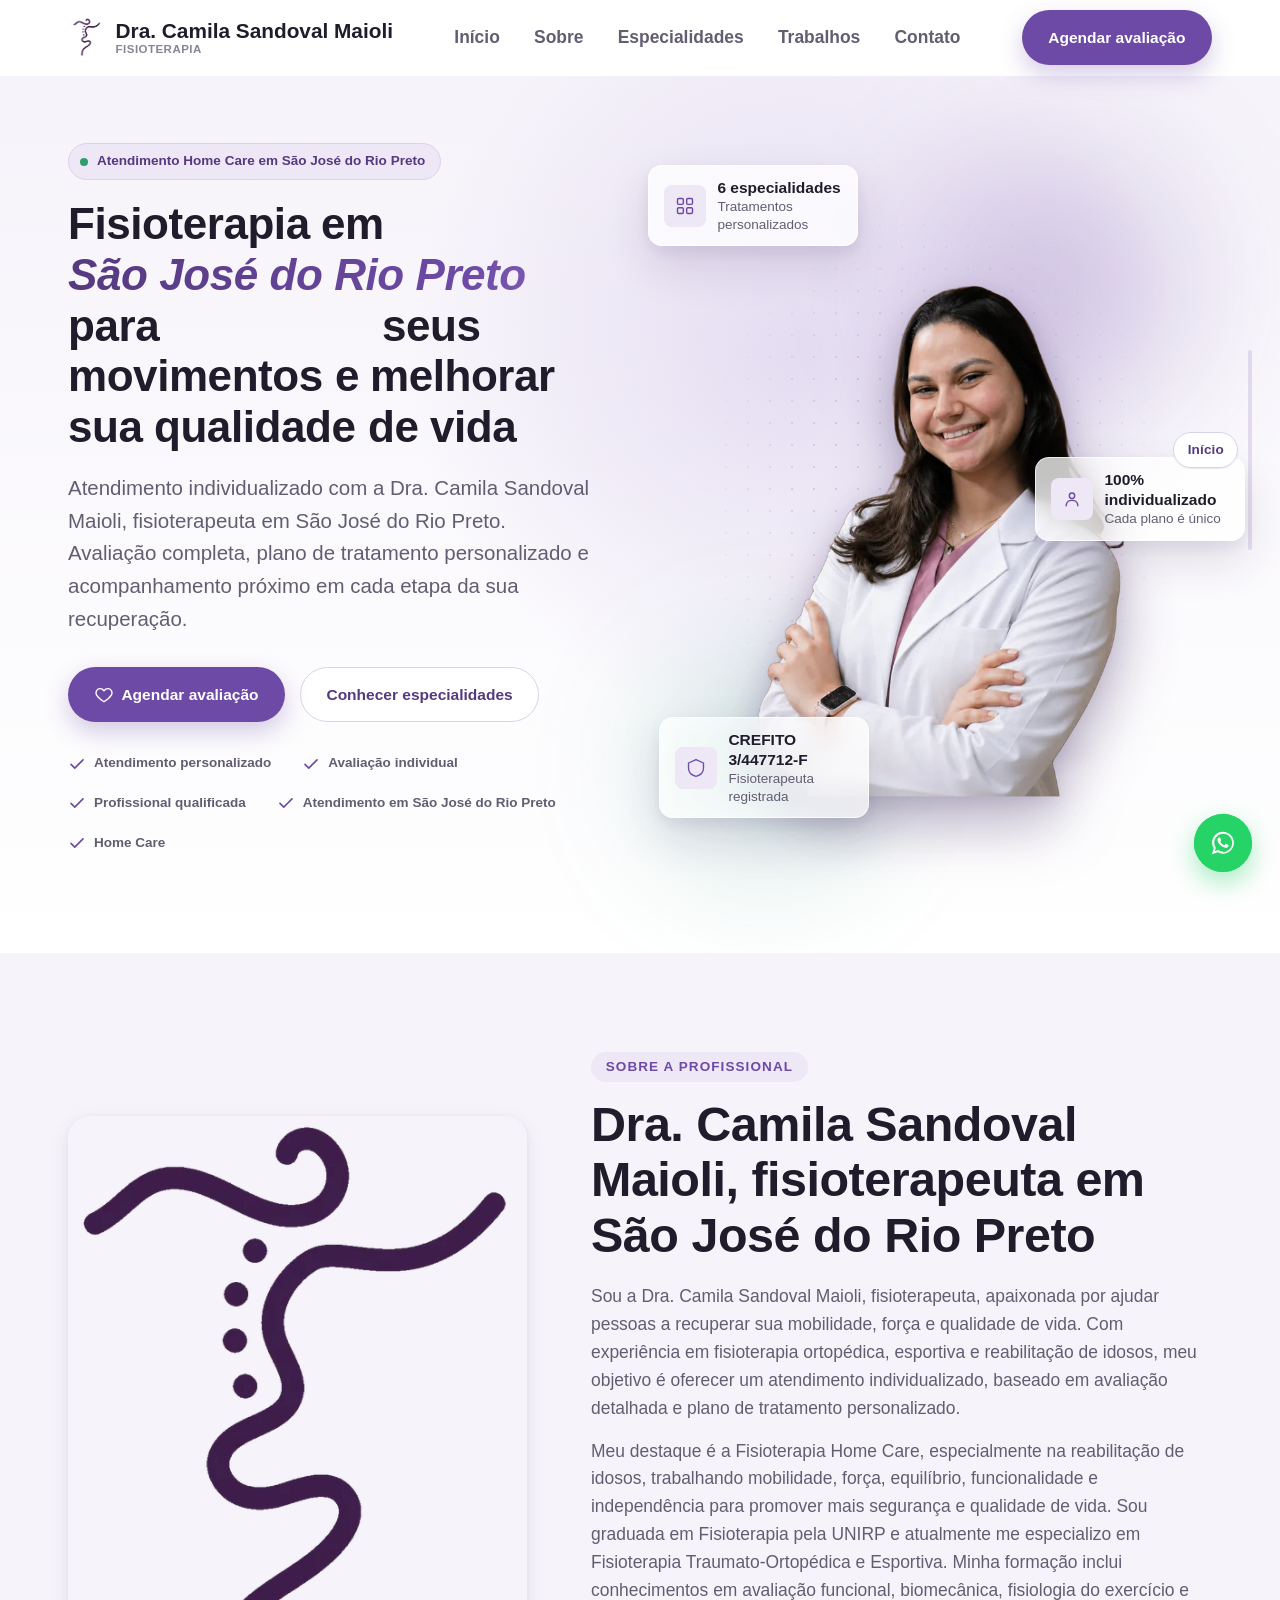
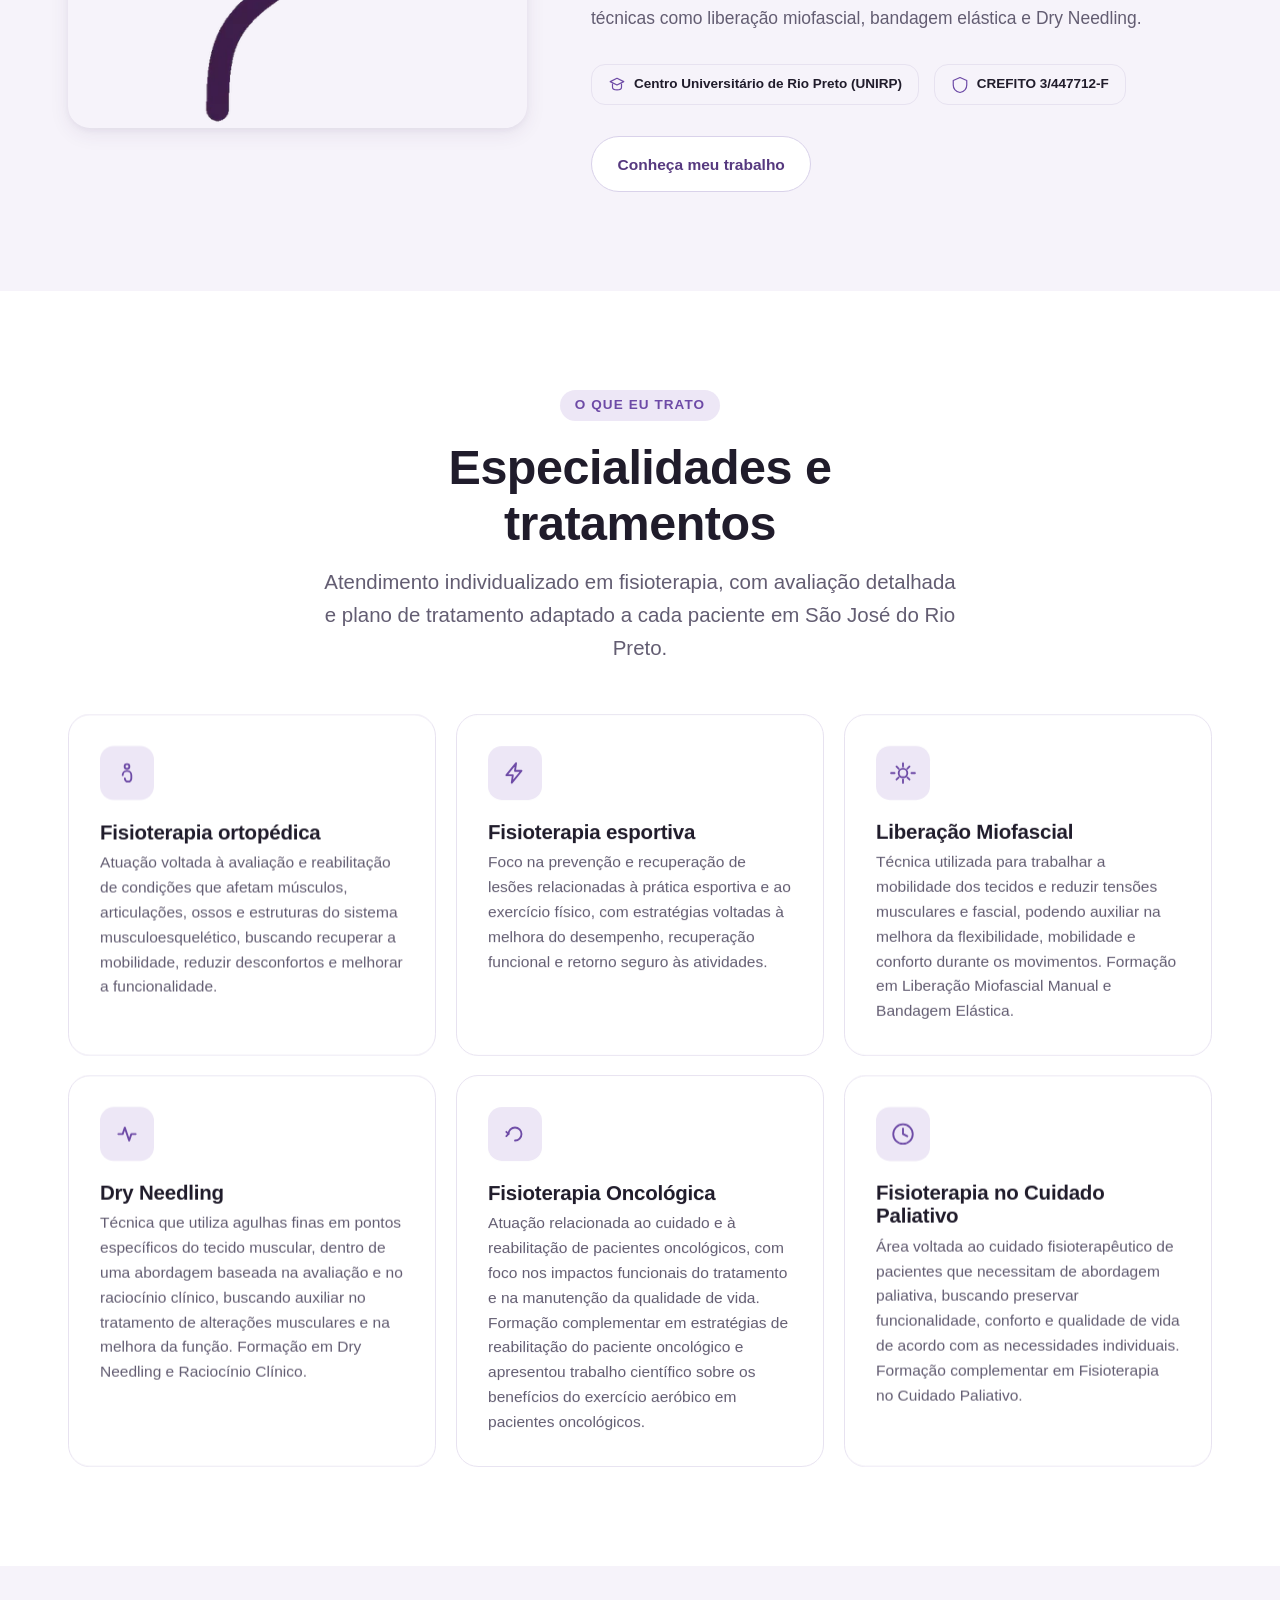
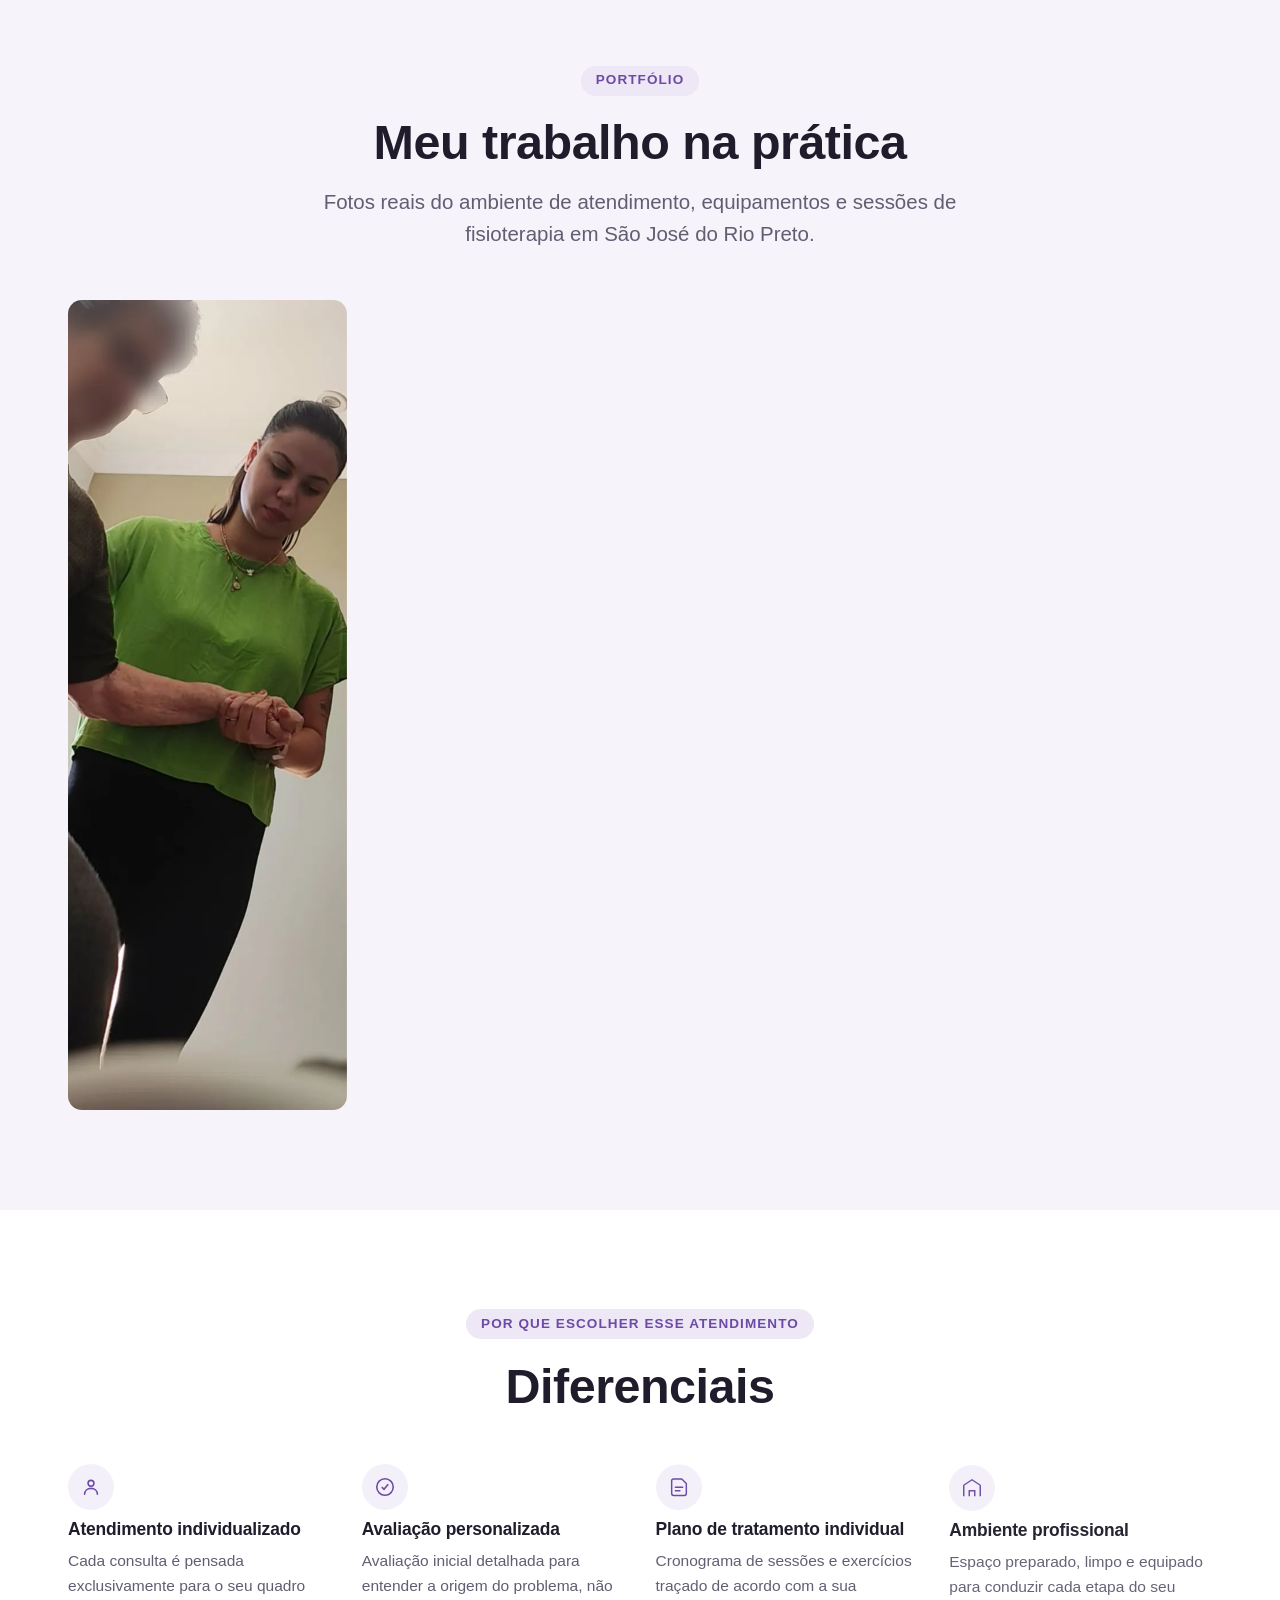
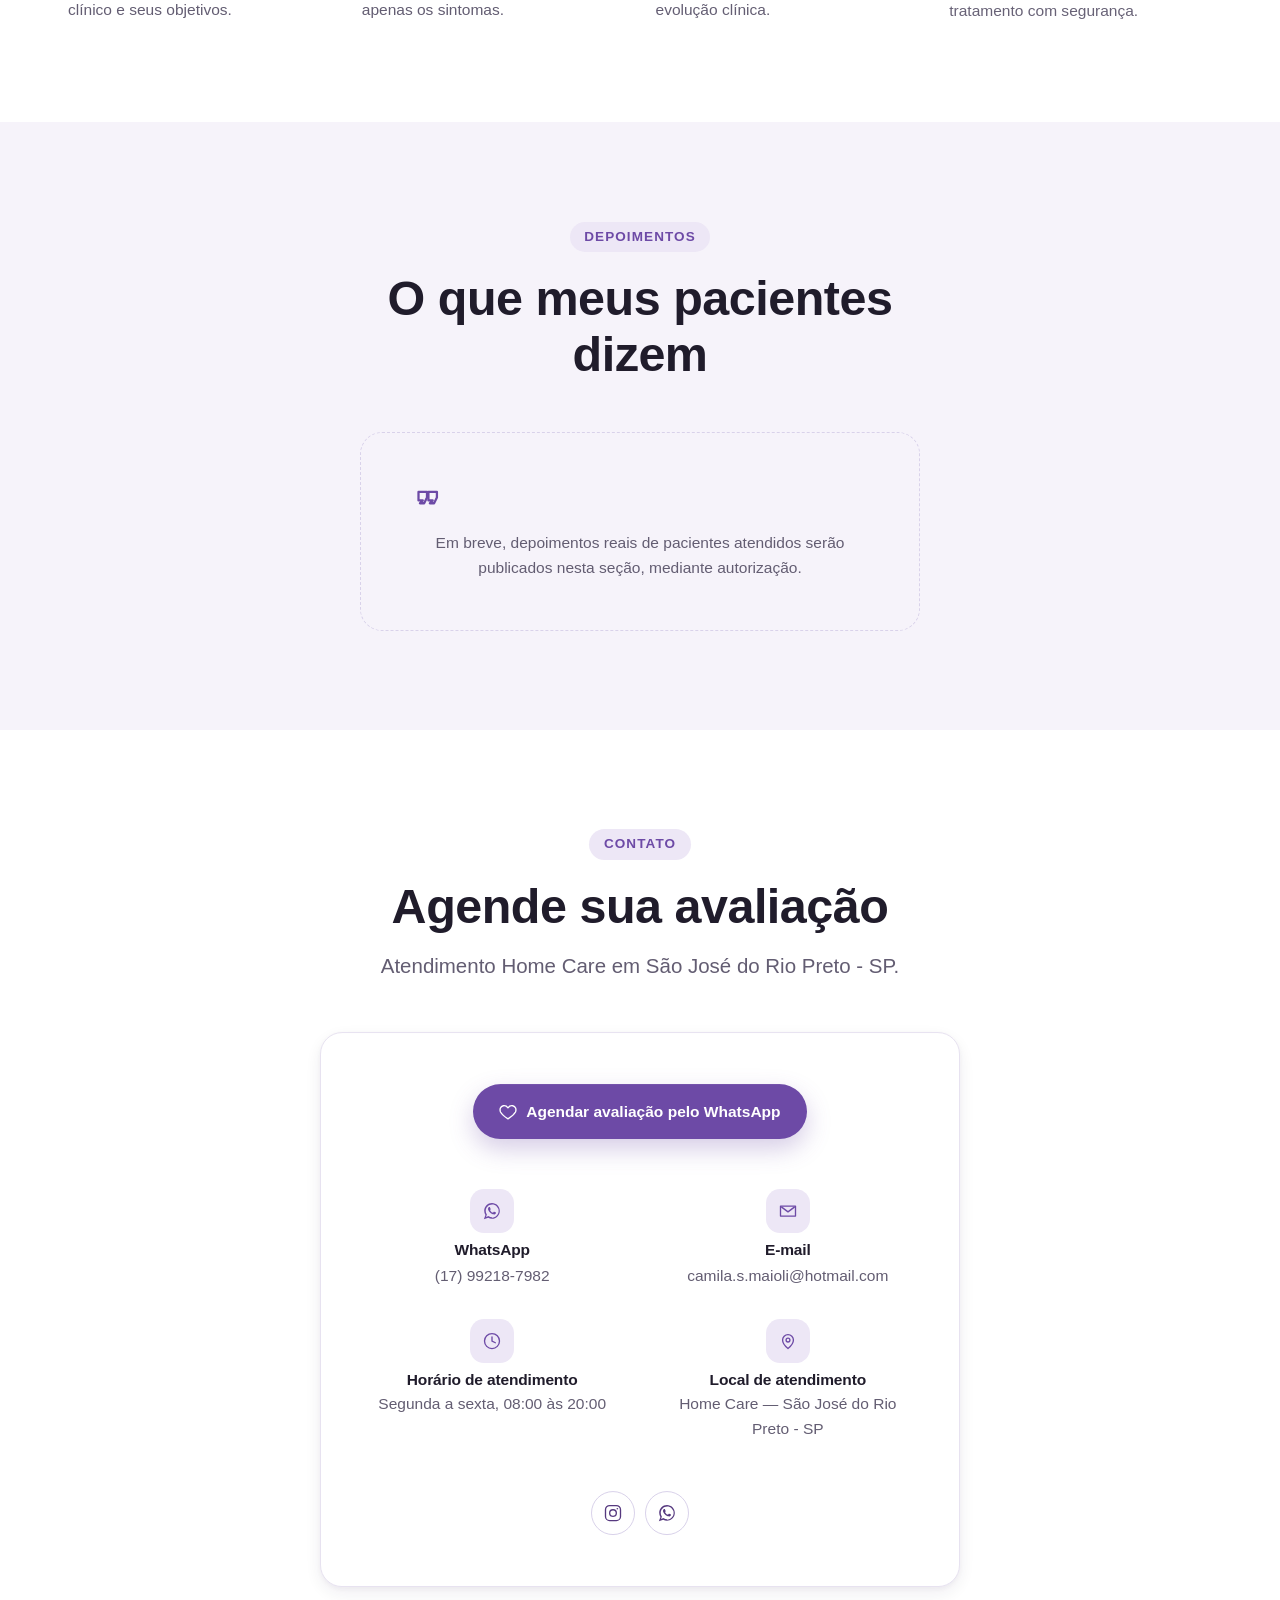
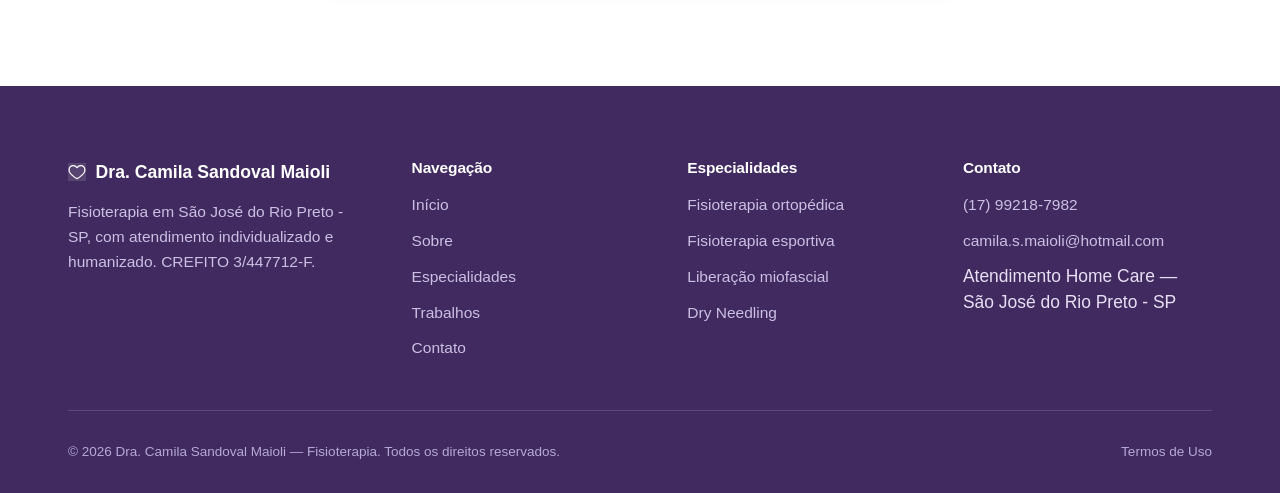
<file: index.html>
<!DOCTYPE html>
<html lang="pt-BR">
<head>
<meta charset="UTF-8">
<meta name="viewport" content="width=device-width, initial-scale=1, viewport-fit=cover">

<title>Fisioterapeuta em São José do Rio Preto | Dra. Camila Sandoval Maioli</title>
<meta name="description" content="Fisioterapia em São José do Rio Preto com atendimento individualizado. Conheça as especialidades da Dra. Camila Sandoval Maioli — fisioterapia ortopédica, esportiva e reabilitação pós-operatória — e agende sua avaliação.">
<link rel="canonical" href="https://www.camilamaiolifisio.com.br/">
<meta name="robots" content="index, follow">
<meta name="author" content="Dra. Camila Sandoval Maioli">
<meta name="theme-color" content="#6d4aa6">

<!-- Open Graph -->
<meta property="og:type" content="website">
<meta property="og:locale" content="pt_BR">
<meta property="og:site_name" content="Dra. Camila Sandoval Maioli — Fisioterapia">
<meta property="og:title" content="Fisioterapeuta em São José do Rio Preto | Dra. Camila Sandoval Maioli">
<meta property="og:description" content="Fisioterapia em São José do Rio Preto com atendimento individualizado. Conheça as especialidades e agende sua avaliação.">
<meta property="og:url" content="https://www.camilamaiolifisio.com.br/">
<meta property="og:image" content="https://www.camilamaiolifisio.com.br/assets/img/og-cover.jpg">
<meta property="og:image:width" content="1200">
<meta property="og:image:height" content="630">

<!-- Twitter / X Card -->
<meta name="twitter:card" content="summary_large_image">
<meta name="twitter:title" content="Fisioterapeuta em São José do Rio Preto | Dra. Camila Sandoval Maioli">
<meta name="twitter:description" content="Fisioterapia em São José do Rio Preto com atendimento individualizado. Conheça as especialidades e agende sua avaliação.">
<meta name="twitter:image" content="https://www.camilamaiolifisio.com.br/assets/img/og-cover.jpg">

<!-- Favicon -->
<link rel="icon" href="/assets/favicon.ico" sizes="any">
<link rel="icon" type="image/png" sizes="32x32" href="/assets/favicon-32.png">
<link rel="icon" type="image/png" sizes="16x16" href="/assets/favicon-16.png">
<link rel="apple-touch-icon" href="/assets/apple-touch-icon.png">
<link rel="manifest" href="/site.webmanifest">

<link rel="preload" as="image" href="./img/logo.webp">
<link rel="preload" as="image" href="./img/dra_camila.webp" imagesrcset="./img/dra_camila-700w.webp 700w, ./img/dra_camila.webp 1086w" imagesizes="(max-width: 900px) 320px, 420px" fetchpriority="high">
<link rel="stylesheet" href="/css/style.css">

<!-- JSON-LD: Local Business / Medical Business -->
<script type="application/ld+json">
{
  "@context": "https://schema.org",
  "@type": "MedicalBusiness",
  "name": "Dra. Camila Sandoval Maioli — Fisioterapia",
  "alternateName": "Camila Sandoval Maioli Fisioterapeuta",
  "description": "Fisioterapia Home Care em São José do Rio Preto - SP, com atendimento individualizado em domicílio, especializado em reabilitação ortopédica, esportiva e de idosos.",
  "url": "https://www.camilamaiolifisio.com.br/",
  "telephone": "+55-17-99218-7982",
  "email": "camila.s.maioli@hotmail.com",
  "priceRange": "$$",
  "image": [
    "https://www.camilamaiolifisio.com.br/assets/img/og-cover.jpg"
  ],
  "medicalSpecialty": "PhysicalTherapy",
  "address": {
    "@type": "PostalAddress",
    "addressLocality": "São José do Rio Preto",
    "addressRegion": "SP",
    "addressCountry": "BR"
  },
  "areaServed": {
    "@type": "City",
    "name": "São José do Rio Preto"
  },
  "openingHoursSpecification": [
    {
      "@type": "OpeningHoursSpecification",
      "dayOfWeek": ["Monday", "Tuesday", "Wednesday", "Thursday", "Friday"],
      "opens": "08:00",
      "closes": "18:00"
    }
  ],
  "sameAs": [
    "https://www.instagram.com/fisiocamilamaioli/"
  ],
  "founder": {
    "@type": "Person",
    "name": "Camila Sandoval Maioli",
    "jobTitle": "Fisioterapeuta",
    "hasCredential": "CREFITO 3/447712-F"
  }
}
</script>
</head>
<body>
<a class="skip-link" href="#conteudo-principal">Pular para o conteúdo principal</a>

<!-- Sumário lateral: acompanha o progresso da rolagem e mostra a seção
     atual por 1s a cada rolagem (ver initSideToc em js/main.js). -->
<aside class="side-toc" id="side-toc" aria-hidden="true">
  <span class="side-toc-label" id="side-toc-label">Início</span>
  <span class="side-toc-track">
    <span class="side-toc-fill" id="side-toc-fill"></span>
  </span>
</aside>

<!-- =====================================================================
     HEADER / NAV
     ===================================================================== -->
<header class="site-header" id="topo">
  <div class="container nav">
    <a href="#inicio" class="brand" aria-label="Dra. Camila Sandoval Maioli — página inicial">
      <span class="brand-mark" aria-hidden="true">
        <img src="./img/logo.webp" width="1200" height="675" alt="" loading="eager" decoding="async">
      </span>
      <span class="brand-text">
        <span>Dra. Camila Sandoval Maioli</span>
        <small>Fisioterapia</small>
      </span>
    </a>

    <nav id="menu-principal" class="nav-links" aria-label="Navegação principal">
      <a href="#inicio">Início</a>
      <a href="#sobre">Sobre</a>
      <a href="#especialidades">Especialidades</a>
      <a href="#trabalhos">Trabalhos</a>
      <a href="#contato">Contato</a>
    </nav>

    <div class="nav-actions">
      <a class="btn btn-primary desktop-only nav-cta" href="#contato" data-cta="menu-desktop">Agendar avaliação</a>
      <button class="nav-toggle" type="button" aria-expanded="false" aria-controls="menu-principal" aria-label="Abrir menu de navegação">
        <span class="nav-toggle-bar bar-1"></span>
        <span class="nav-toggle-bar bar-2"></span>
        <span class="nav-toggle-bar bar-3"></span>
      </button>
    </div>
  </div>
</header>

<main id="conteudo-principal">

  <!-- ===================================================================
       HERO
       =================================================================== -->
  <section class="hero" id="inicio" data-toc-label="Início" aria-label="Apresentação">
    <div class="container hero-grid">
      <div class="hero-content">
        <span class="hero-badge"><span class="hero-badge-dot" aria-hidden="true"></span> Atendimento Home Care em São José do Rio Preto</span>
        <h1>Fisioterapia em <span class="accent">São José do Rio Preto</span> para <span class="rotating-text" data-rotating-words="melhorar,evoluir,recuperar"><span class="rotating-text-word">melhorar</span></span> seus movimentos e melhorar sua qualidade de vida</h1>
        <p class="hero-lede">
          Atendimento individualizado com a Dra. Camila Sandoval Maioli, fisioterapeuta em São José do Rio Preto.
          Avaliação completa, plano de tratamento personalizado e acompanhamento próximo em cada etapa da sua recuperação.
        </p>
        <div class="hero-ctas">
          <a class="btn btn-primary btn-pulse" href="https://wa.me/5517992187982?text=Ol%C3%A1%2C%20Dra.%20Camila%20Sandoval%20Maioli!%20Encontrei%20seu%20site%20pelo%20Google%20e%20gostaria%20de%20saber%20mais%20sobre%20uma%20avalia%C3%A7%C3%A3o%20de%20fisioterapia." target="_blank" rel="noopener" data-cta="hero-agendar">
            <svg width="18" height="18" viewBox="0 0 24 24" fill="none" aria-hidden="true"><path d="M12 21s-7.5-4.6-10-9.1C.5 8.1 2 4.5 5.6 3.6 8 3 10.3 4 12 6.3 13.7 4 16 3 18.4 3.6 22 4.5 23.5 8.1 22 11.9 19.5 16.4 12 21 12 21Z" stroke="currentColor" stroke-width="1.8" stroke-linejoin="round"/></svg>
            Agendar avaliação
          </a>
          <a class="btn btn-secondary" href="#especialidades" data-cta="hero-especialidades">Conhecer especialidades</a>
        </div>
        <ul class="trust-list" role="list">
          <li class="trust-item">
            <svg width="18" height="18" viewBox="0 0 24 24" fill="none" aria-hidden="true"><path d="M4 12.6 9 17.5 20 6.5" stroke="currentColor" stroke-width="2.2" stroke-linecap="round" stroke-linejoin="round"/></svg>
            Atendimento personalizado
          </li>
          <li class="trust-item">
            <svg width="18" height="18" viewBox="0 0 24 24" fill="none" aria-hidden="true"><path d="M4 12.6 9 17.5 20 6.5" stroke="currentColor" stroke-width="2.2" stroke-linecap="round" stroke-linejoin="round"/></svg>
            Avaliação individual
          </li>
          <li class="trust-item">
            <svg width="18" height="18" viewBox="0 0 24 24" fill="none" aria-hidden="true"><path d="M4 12.6 9 17.5 20 6.5" stroke="currentColor" stroke-width="2.2" stroke-linecap="round" stroke-linejoin="round"/></svg>
            Profissional qualificada
          </li>
          <li class="trust-item">
            <svg width="18" height="18" viewBox="0 0 24 24" fill="none" aria-hidden="true"><path d="M4 12.6 9 17.5 20 6.5" stroke="currentColor" stroke-width="2.2" stroke-linecap="round" stroke-linejoin="round"/></svg>
            Atendimento em São José do Rio Preto
          </li>
            <li class="trust-item">
            <svg width="18" height="18" viewBox="0 0 24 24" fill="none" aria-hidden="true"><path d="M4 12.6 9 17.5 20 6.5" stroke="currentColor" stroke-width="2.2" stroke-linecap="round" stroke-linejoin="round"/></svg>
            Home Care
          </li>
        </ul>
      </div>

      <div class="hero-media">
        <div class="hero-blob hero-blob-1" aria-hidden="true"></div>
        <div class="hero-blob hero-blob-2" aria-hidden="true"></div>
        <div class="hero-dotgrid" aria-hidden="true"></div>

        <div class="hero-photo-wrap">
          <div class="hero-photo-glow" aria-hidden="true"></div>
          <img class="hero-photo" src="./img/dra_camila.webp" srcset="./img/dra_camila-700w.webp 700w, ./img/dra_camila.webp 1086w" sizes="(max-width: 900px) 320px, 420px" width="1086" height="1192" alt="Dra. Camila Sandoval Maioli, fisioterapeuta em São José do Rio Preto" loading="eager" fetchpriority="high" decoding="async">
        </div>

        <div class="hero-cards-row">
          <div class="hero-float-card card-1">
            <div class="hero-stat-icon" aria-hidden="true">
              <svg width="20" height="20" viewBox="0 0 24 24" fill="none"><rect x="3" y="3" width="7" height="7" rx="1.5" stroke="currentColor" stroke-width="1.7"/><rect x="14" y="3" width="7" height="7" rx="1.5" stroke="currentColor" stroke-width="1.7"/><rect x="3" y="14" width="7" height="7" rx="1.5" stroke="currentColor" stroke-width="1.7"/><rect x="14" y="14" width="7" height="7" rx="1.5" stroke="currentColor" stroke-width="1.7"/></svg>
            </div>
            <div class="hero-stat-text">
              <strong>6 especialidades</strong>
              <span>Tratamentos personalizados</span>
            </div>
          </div>

          <div class="hero-float-card card-2">
            <div class="hero-stat-icon" aria-hidden="true">
              <svg width="20" height="20" viewBox="0 0 24 24" fill="none"><circle cx="12" cy="8" r="3.2" stroke="currentColor" stroke-width="1.7"/><path d="M5 20c0-4 3.1-6.5 7-6.5s7 2.5 7 6.5" stroke="currentColor" stroke-width="1.7" stroke-linecap="round"/></svg>
            </div>
            <div class="hero-stat-text">
              <strong>100% individualizado</strong>
              <span>Cada plano é único</span>
            </div>
          </div>

          <div class="hero-float-card card-3">
            <div class="hero-stat-icon" aria-hidden="true">
              <svg width="20" height="20" viewBox="0 0 24 24" fill="none"><path d="M12 2 3 6v6c0 5 3.8 8.7 9 10 5.2-1.3 9-5 9-10V6l-9-4Z" stroke="currentColor" stroke-width="1.6" stroke-linejoin="round"/></svg>
            </div>
            <div class="hero-stat-text">
              <strong>CREFITO 3/447712-F</strong>
              <span>Fisioterapeuta registrada</span>
            </div>
          </div>
        </div>
      </div>
    </div>
  </section>

  <!-- ===================================================================
       SOBRE
       =================================================================== -->
  <section class="section-pad bg-alt" id="sobre" data-toc-label="Sobre" aria-label="Sobre a fisioterapeuta">
    <div class="container about-grid">
        <div class="about-media">
          <img src="./img/logo.webp" width="1200" height="675" alt="Dra. Camila Sandoval Maioli, fisioterapeuta em atendimento" loading="lazy" decoding="async">
        </div>

      <div class="about-content">
        <span class="eyebrow">Sobre a profissional</span>
        <h2>Dra. Camila Sandoval Maioli, fisioterapeuta em São José do Rio Preto</h2>
        <p>
   Sou a Dra. Camila Sandoval Maioli, fisioterapeuta, apaixonada por ajudar pessoas a recuperar sua mobilidade, força e qualidade de vida. Com experiência em fisioterapia ortopédica, esportiva e reabilitação de idosos, meu objetivo é oferecer um atendimento individualizado, baseado em avaliação detalhada e plano de tratamento personalizado.
        </p>
        <p>

Meu destaque é a Fisioterapia Home Care, especialmente na reabilitação de idosos, trabalhando mobilidade, força, equilíbrio, funcionalidade e independência para promover mais segurança e qualidade de vida.

Sou graduada em Fisioterapia pela UNIRP e atualmente me especializo em Fisioterapia Traumato-Ortopédica e Esportiva. Minha formação inclui conhecimentos em avaliação funcional, biomecânica, fisiologia do exercício e técnicas como liberação miofascial, bandagem elástica e Dry Needling.
        <ul class="about-credentials" role="list">
          <li class="credential-chip">
            <svg width="18" height="18" viewBox="0 0 24 24" fill="none" aria-hidden="true"><path d="M12 3 3 7.5 12 12l9-4.5L12 3Z" stroke="currentColor" stroke-width="1.6" stroke-linejoin="round"/><path d="M6 10v5c0 2 2.7 3.5 6 3.5s6-1.5 6-3.5v-5" stroke="currentColor" stroke-width="1.6"/></svg>
            Centro Universitário de Rio Preto (UNIRP) 
          </li>
          <li class="credential-chip">
            <svg width="18" height="18" viewBox="0 0 24 24" fill="none" aria-hidden="true"><path d="M12 2 3 6v6c0 5 3.8 8.7 9 10 5.2-1.3 9-5 9-10V6l-9-4Z" stroke="currentColor" stroke-width="1.6" stroke-linejoin="round"/></svg>
            CREFITO 3/447712-F
          </li>
        </ul>

        <a class="btn btn-secondary" href="#trabalhos">Conheça meu trabalho</a>
      </div>
    </div>
  </section>

  <!-- ===================================================================
       ESPECIALIDADES
       =================================================================== -->
  <!--
    Mantenha somente as especialidades realmente oferecidas.
    Remova ou edite os cards abaixo conforme os serviços reais da clínica.
  -->
  <section class="section-pad" id="especialidades" data-toc-label="Especialidades" aria-label="Especialidades e tratamentos">
    <div class="container">
      <div class="section-head center">
        <span class="eyebrow">O que eu trato</span>
        <h2>Especialidades e tratamentos</h2>
        <p>Atendimento individualizado em fisioterapia, com avaliação detalhada e plano de tratamento adaptado a cada paciente em São José do Rio Preto.</p>
      </div>

      <div class="specialty-grid">
        <article class="specialty-card">
          <div class="specialty-icon" aria-hidden="true">
            <svg width="26" height="26" viewBox="0 0 24 24" fill="none"><path d="M8 14a4 4 0 0 1 4-4h0a4 4 0 0 1 4 4v3a3 3 0 0 1-6 0" stroke="currentColor" stroke-width="1.7" stroke-linecap="round"/><circle cx="12" cy="6" r="2.2" stroke="currentColor" stroke-width="1.7"/></svg>
          </div>
          <h3>Fisioterapia ortopédica</h3>
          <p>Atuação voltada à avaliação e reabilitação de condições que afetam músculos, articulações, ossos e estruturas do sistema musculoesquelético, buscando recuperar a mobilidade, reduzir desconfortos e melhorar a funcionalidade.</p>
        </article>

        <article class="specialty-card">
          <div class="specialty-icon" aria-hidden="true">
            <svg width="26" height="26" viewBox="0 0 24 24" fill="none"><path d="M13 3 4 14h6l-1 7 9-11h-6l1-7Z" stroke="currentColor" stroke-width="1.7" stroke-linejoin="round"/></svg>
          </div>
          <h3>Fisioterapia esportiva</h3>
          <p>Foco na prevenção e recuperação de lesões relacionadas à prática esportiva e ao exercício físico, com estratégias voltadas à melhora do desempenho, recuperação funcional e retorno seguro às atividades.</p>
        </article>

        <article class="specialty-card">
          <div class="specialty-icon" aria-hidden="true">
            <svg width="26" height="26" viewBox="0 0 24 24" fill="none"><path d="M12 3v3M12 18v3M4.2 12H1M23 12h-3.2M6 6l2 2M18 6l-2 2M6 18l2-2M18 18l-2-2" stroke="currentColor" stroke-width="1.7" stroke-linecap="round"/><circle cx="12" cy="12" r="4" stroke="currentColor" stroke-width="1.7"/></svg>
          </div>
          <h3>Liberação Miofascial</h3>
          <p>Técnica utilizada para trabalhar a mobilidade dos tecidos e reduzir tensões musculares e fascial, podendo auxiliar na melhora da flexibilidade, mobilidade e conforto durante os movimentos. Formação em Liberação Miofascial Manual e Bandagem Elástica.</p>
        </article>

        <article class="specialty-card">
          <div class="specialty-icon" aria-hidden="true">
            <svg width="26" height="26" viewBox="0 0 24 24" fill="none"><path d="M4 12h4l2-6 4 12 2-6h4" stroke="currentColor" stroke-width="1.7" stroke-linecap="round" stroke-linejoin="round"/></svg>
          </div>
          <h3>Dry Needling</h3>
          <p>Técnica que utiliza agulhas finas em pontos específicos do tecido muscular, dentro de uma abordagem baseada na avaliação e no raciocínio clínico, buscando auxiliar no tratamento de alterações musculares e na melhora da função. Formação em Dry Needling e Raciocínio Clínico.</p>
        </article>

        <article class="specialty-card">
          <div class="specialty-icon" aria-hidden="true">
            <svg width="26" height="26" viewBox="0 0 24 24" fill="none"><path d="M6 12c0-3.3 2.7-6 6-6s6 2.7 6 6-2.7 6-6 6" stroke="currentColor" stroke-width="1.7" stroke-linecap="round"/><path d="M6 12l-2 2m2-2-2-2" stroke="currentColor" stroke-width="1.7" stroke-linecap="round" stroke-linejoin="round"/></svg>
          </div>
          <h3>Fisioterapia Oncológica</h3>
          <p>Atuação relacionada ao cuidado e à reabilitação de pacientes oncológicos, com foco nos impactos funcionais do tratamento e na manutenção da qualidade de vida. Formação complementar em estratégias de reabilitação do paciente oncológico e apresentou trabalho científico sobre os benefícios do exercício aeróbico em pacientes oncológicos.</p>
        </article>

        <article class="specialty-card">
          <div class="specialty-icon" aria-hidden="true">
            <svg width="26" height="26" viewBox="0 0 24 24" fill="none"><circle cx="12" cy="12" r="9" stroke="currentColor" stroke-width="1.7"/><path d="M12 7v5l4 2" stroke="currentColor" stroke-width="1.7" stroke-linecap="round"/></svg>
          </div>
          <h3>Fisioterapia no Cuidado Paliativo</h3>
          <p>Área voltada ao cuidado fisioterapêutico de pacientes que necessitam de abordagem paliativa, buscando preservar funcionalidade, conforto e qualidade de vida de acordo com as necessidades individuais. Formação complementar em Fisioterapia no Cuidado Paliativo.</p>
        </article>
      </div>
    </div>
  </section>

  <!-- ===================================================================
       TRABALHOS / PORTFÓLIO
       =================================================================== -->
  <section class="section-pad bg-alt" id="trabalhos" data-toc-label="Trabalhos" aria-label="Trabalhos e atendimentos">
    <div class="container">
      <div class="section-head center">
        <span class="eyebrow">Portfólio</span>
        <h2>Meu trabalho na prática</h2>
        <p>Fotos reais do ambiente de atendimento, equipamentos e sessões de fisioterapia em São José do Rio Preto.</p>
      </div>

      <div class="gallery-grid">
        <button class="gallery-item tall" type="button" data-lightbox-index="0" aria-label="Ampliar imagem: Sala de atendimento de fisioterapia em São José do Rio Preto">
          <img src="./img/camila_1.webp" width="787" height="1400" alt="Sala de atendimento de fisioterapia em São José do Rio Preto" loading="lazy" decoding="async">
          <span class="gallery-caption">Sala de atendimento em São José do Rio Preto</span>
        </button>

        <button class="gallery-item" type="button" data-lightbox-index="1" aria-label="Ampliar imagem: Sessão de fisioterapia ortopédica">
          <img src="./img/camila_2.webp" width="787" height="1400" alt="Sessão de fisioterapia ortopédica" loading="lazy" decoding="async">
          <span class="gallery-caption">Sessão de fisioterapia ortopédica</span>
        </button>

        <button class="gallery-item wide" type="button" data-lightbox-index="2" aria-label="Ampliar imagem: Exercícios de reabilitação funcional">
          <img src="./img/camila_3.webp" width="788" height="1400" alt="Exercícios de reabilitação funcional" loading="lazy" decoding="async">
          <span class="gallery-caption">Exercícios de reabilitação funcional</span>
        </button>

        <button class="gallery-item" type="button" data-lightbox-index="3" aria-label="Ampliar imagem: Equipamentos de fisioterapia">
          <img src="./img/camila_4.webp" width="787" height="1400" alt="Equipamentos utilizados nos atendimentos de fisioterapia" loading="lazy" decoding="async">
          <span class="gallery-caption">Equipamentos de fisioterapia</span>
        </button>

        <button class="gallery-item" type="button" data-lightbox-index="4" aria-label="Ampliar imagem: Atendimento de fisioterapia esportiva">
          <img src="./img/camila_5.webp" width="788" height="1400" alt="Atendimento de fisioterapia esportiva em São José do Rio Preto" loading="lazy" decoding="async">
          <span class="gallery-caption">Fisioterapia esportiva</span>
        </button>

        <button class="gallery-item" type="button" data-lightbox-index="5" aria-label="Ampliar imagem: Recepção da clínica">
          <img src="./img/camila_6.webp" width="652" height="1367" alt="Recepção do consultório de fisioterapia" loading="lazy" decoding="async">
          <span class="gallery-caption">Ambiente do consultório</span>
        </button>
      </div>
    </div>
  </section>

  <!-- ===================================================================
       DIFERENCIAIS
       =================================================================== -->
  <section class="section-pad" id="diferenciais" data-toc-label="Diferenciais" aria-label="Diferenciais do atendimento">
    <div class="container">
      <div class="section-head center">
        <span class="eyebrow">Por que escolher esse atendimento</span>
        <h2>Diferenciais</h2>
      </div>

      <div class="diff-grid">
        <div class="diff-item">
          <div class="diff-icon" aria-hidden="true">
            <svg width="22" height="22" viewBox="0 0 24 24" fill="none"><circle cx="12" cy="8" r="3.2" stroke="currentColor" stroke-width="1.7"/><path d="M5 20c0-4 3.1-6.5 7-6.5s7 2.5 7 6.5" stroke="currentColor" stroke-width="1.7" stroke-linecap="round"/></svg>
          </div>
          <h3>Atendimento individualizado</h3>
          <p>Cada consulta é pensada exclusivamente para o seu quadro clínico e seus objetivos.</p>
        </div>

        <div class="diff-item">
          <div class="diff-icon" aria-hidden="true">
            <svg width="22" height="22" viewBox="0 0 24 24" fill="none"><path d="M9 12.5 11 14.5 15 9.5" stroke="currentColor" stroke-width="1.8" stroke-linecap="round" stroke-linejoin="round"/><circle cx="12" cy="12" r="9" stroke="currentColor" stroke-width="1.7"/></svg>
          </div>
          <h3>Avaliação personalizada</h3>
          <p>Avaliação inicial detalhada para entender a origem do problema, não apenas os sintomas.</p>
        </div>

        <div class="diff-item">
          <div class="diff-icon" aria-hidden="true">
            <svg width="22" height="22" viewBox="0 0 24 24" fill="none"><path d="M4 19V5a2 2 0 0 1 2-2h9l5 5v11a2 2 0 0 1-2 2H6a2 2 0 0 1-2-2Z" stroke="currentColor" stroke-width="1.6" stroke-linejoin="round"/><path d="M8 12h8M8 16h5" stroke="currentColor" stroke-width="1.6" stroke-linecap="round"/></svg>
          </div>
          <h3>Plano de tratamento individual</h3>
          <p>Cronograma de sessões e exercícios traçado de acordo com a sua evolução clínica.</p>
        </div>

        <div class="diff-item">
          <div class="diff-icon" aria-hidden="true">
            <svg width="22" height="22" viewBox="0 0 24 24" fill="none"><path d="M3 21V9l9-6 9 6v12" stroke="currentColor" stroke-width="1.6" stroke-linejoin="round"/><path d="M9 21v-6h6v6" stroke="currentColor" stroke-width="1.6"/></svg>
          </div>
          <h3>Ambiente profissional</h3>
          <p>Espaço preparado, limpo e equipado para conduzir cada etapa do seu tratamento com segurança.</p>
        </div>
      </div>
    </div>
  </section>

  <!-- ===================================================================
       DEPOIMENTOS
       =================================================================== -->
  <!--
    Só publique depoimentos reais e autorizados pelos pacientes.
    Enquanto não houver depoimentos, a seção abaixo fica no estado "em preparação".
    Para publicar um depoimento real, duplique o bloco comentado ".testimonial-card".
  -->
  <section class="section-pad bg-alt" id="depoimentos" data-toc-label="Depoimentos" aria-label="Depoimentos de pacientes">
    <div class="container">
      <div class="section-head center">
        <span class="eyebrow">Depoimentos</span>
        <h2>O que meus pacientes dizem</h2>
      </div>

      <!--
      <div class="testimonial-grid">
        <article class="testimonial-card">
          <div class="testimonial-stars" aria-label="Avaliação 5 de 5 estrelas">★★★★★</div>
          <p>"[Depoimento real do paciente, com autorização de uso.]"</p>
          <p class="testimonial-name">— [Nome ou iniciais autorizadas]</p>
        </article>
      </div>
      -->

      <div class="testimonials-empty">
        <svg width="34" height="34" viewBox="0 0 24 24" fill="none" aria-hidden="true"><path d="M7 15h3l2-4V7H6v6h3l-2 2Z" stroke="currentColor" stroke-width="1.6" stroke-linejoin="round"/><path d="M14 15h3l2-4V7h-6v6h3l-2 2Z" stroke="currentColor" stroke-width="1.6" stroke-linejoin="round"/></svg>
        <p>Em breve, depoimentos reais de pacientes atendidos serão publicados nesta seção, mediante autorização.</p>
      </div>
    </div>
  </section>

  <!-- ===================================================================
       CONTATO
       =================================================================== -->
  <section class="section-pad" id="contato" data-toc-label="Contato" aria-label="Contato e agendamento">
    <div class="container">
      <div class="section-head center">
        <span class="eyebrow">Contato</span>
        <h2>Agende sua avaliação</h2>
        <p>Atendimento Home Care em São José do Rio Preto - SP.</p>
      </div>

      <div class="contact-card">
        <a class="btn btn-primary" href="https://wa.me/5517992187982?text=Ol%C3%A1%2C%20Dra.%20Camila%20Sandoval%20Maioli!%20Encontrei%20seu%20site%20pelo%20Google%20e%20gostaria%20de%20saber%20mais%20sobre%20uma%20avalia%C3%A7%C3%A3o%20de%20fisioterapia." target="_blank" rel="noopener" data-cta="contato-agendar">
          <svg width="18" height="18" viewBox="0 0 24 24" fill="none" aria-hidden="true"><path d="M12 21s-7.5-4.6-10-9.1C.5 8.1 2 4.5 5.6 3.6 8 3 10.3 4 12 6.3 13.7 4 16 3 18.4 3.6 22 4.5 23.5 8.1 22 11.9 19.5 16.4 12 21 12 21Z" stroke="currentColor" stroke-width="1.8" stroke-linejoin="round"/></svg>
          Agendar avaliação pelo WhatsApp
        </a>

        <div class="contact-info-list">
          <div class="contact-info-item">
            <div class="contact-info-icon" aria-hidden="true">
              <svg width="20" height="20" viewBox="0 0 32 32" fill="currentColor"><path d="M16.001 3C9.11 3 3.52 8.59 3.52 15.48c0 2.5.72 4.83 1.96 6.79L3 29l6.9-2.42a12.4 12.4 0 0 0 6.1 1.6h.01c6.89 0 12.48-5.59 12.48-12.48C28.49 8.79 22.9 3 16 3Zm0 22.72h-.01a10.2 10.2 0 0 1-5.22-1.43l-.37-.22-3.87 1.36 1.28-3.83-.24-.39a10.16 10.16 0 0 1-1.57-5.43c0-5.67 4.62-10.29 10.31-10.29 2.75 0 5.34 1.07 7.29 3.02a10.2 10.2 0 0 1 3.02 7.28c-.01 5.68-4.63 10.3-10.32 10.93v.0Zm5.65-7.72c-.31-.16-1.84-.9-2.12-1.01-.29-.1-.5-.16-.7.16-.21.31-.8 1.01-.98 1.22-.18.21-.36.23-.67.08-.31-.16-1.31-.48-2.5-1.54-.92-.82-1.55-1.84-1.73-2.15-.18-.31-.02-.48.13-.63.14-.14.31-.36.47-.55.16-.18.21-.31.31-.52.1-.21.05-.39-.03-.55-.08-.16-.7-1.68-.96-2.3-.25-.6-.51-.52-.7-.53h-.6c-.21 0-.55.08-.83.39-.29.31-1.09 1.06-1.09 2.59s1.12 3.01 1.27 3.22c.16.21 2.2 3.36 5.34 4.71.75.32 1.33.51 1.78.66.75.24 1.43.2 1.97.13.6-.09 1.84-.75 2.1-1.48.26-.73.26-1.35.18-1.48-.07-.13-.28-.21-.6-.36Z"/></svg>
            </div>
            <div>
              <h3>WhatsApp</h3>
              <a href="https://wa.me/5517992187982?text=Ol%C3%A1%2C%20Dra.%20Camila%20Sandoval%20Maioli!%20Encontrei%20seu%20site%20pelo%20Google%20e%20gostaria%20de%20saber%20mais%20sobre%20uma%20avalia%C3%A7%C3%A3o%20de%20fisioterapia." target="_blank" rel="noopener">(17) 99218-7982</a>
            </div>
          </div>

          <div class="contact-info-item">
            <div class="contact-info-icon" aria-hidden="true">
              <svg width="20" height="20" viewBox="0 0 24 24" fill="none"><path d="M3 6h18v12H3V6Z" stroke="currentColor" stroke-width="1.6" stroke-linejoin="round"/><path d="m4 7 8 6 8-6" stroke="currentColor" stroke-width="1.6" stroke-linejoin="round"/></svg>
            </div>
            <div>
              <h3>E-mail</h3>
              <a href="mailto:camila.s.maioli@hotmail.com">camila.s.maioli@hotmail.com</a>
            </div>
          </div>

          <div class="contact-info-item">
            <div class="contact-info-icon" aria-hidden="true">
              <svg width="20" height="20" viewBox="0 0 24 24" fill="none"><circle cx="12" cy="12" r="9" stroke="currentColor" stroke-width="1.6"/><path d="M12 7v5l4 2" stroke="currentColor" stroke-width="1.6" stroke-linecap="round"/></svg>
            </div>
            <div>
              <h3>Horário de atendimento</h3>
              <p>Segunda a sexta, 08:00 às 20:00</p>
            </div>
          </div>

          <div class="contact-info-item">
            <div class="contact-info-icon" aria-hidden="true">
              <svg width="20" height="20" viewBox="0 0 24 24" fill="none"><path d="M12 21s-6.5-5.2-6.5-10.2A6.5 6.5 0 0 1 12 4.3a6.5 6.5 0 0 1 6.5 6.5C18.5 15.8 12 21 12 21Z" stroke="currentColor" stroke-width="1.6" stroke-linejoin="round"/><circle cx="12" cy="10.8" r="2.3" stroke="currentColor" stroke-width="1.6"/></svg>
            </div>
            <div>
              <h3>Local de atendimento</h3>
              <p>Home Care — São José do Rio Preto - SP</p>
            </div>
          </div>
        </div>

        <div class="social-row">
          <a class="social-btn" href="https://www.instagram.com/fisiocamilamaioli/" target="_blank" rel="noopener" aria-label="Instagram da Dra. Camila Sandoval Maioli">
            <svg width="20" height="20" viewBox="0 0 24 24" fill="none"><rect x="3" y="3" width="18" height="18" rx="5" stroke="currentColor" stroke-width="1.6"/><circle cx="12" cy="12" r="4" stroke="currentColor" stroke-width="1.6"/><circle cx="17.2" cy="6.8" r="1" fill="currentColor"/></svg>
          </a>
          <a class="social-btn" href="https://wa.me/5517992187982" target="_blank" rel="noopener" aria-label="Conversar no WhatsApp">
            <svg width="20" height="20" viewBox="0 0 32 32" fill="currentColor"><path d="M16.001 3C9.11 3 3.52 8.59 3.52 15.48c0 2.5.72 4.83 1.96 6.79L3 29l6.9-2.42a12.4 12.4 0 0 0 6.1 1.6h.01c6.89 0 12.48-5.59 12.48-12.48C28.49 8.79 22.9 3 16 3Zm0 22.72h-.01a10.2 10.2 0 0 1-5.22-1.43l-.37-.22-3.87 1.36 1.28-3.83-.24-.39a10.16 10.16 0 0 1-1.57-5.43c0-5.67 4.62-10.29 10.31-10.29 2.75 0 5.34 1.07 7.29 3.02a10.2 10.2 0 0 1 3.02 7.28c-.01 5.68-4.63 10.3-10.32 10.93v.0Zm5.65-7.72c-.31-.16-1.84-.9-2.12-1.01-.29-.1-.5-.16-.7.16-.21.31-.8 1.01-.98 1.22-.18.21-.36.23-.67.08-.31-.16-1.31-.48-2.5-1.54-.92-.82-1.55-1.84-1.73-2.15-.18-.31-.02-.48.13-.63.14-.14.31-.36.47-.55.16-.18.21-.31.31-.52.1-.21.05-.39-.03-.55-.08-.16-.7-1.68-.96-2.3-.25-.6-.51-.52-.7-.53h-.6c-.21 0-.55.08-.83.39-.29.31-1.09 1.06-1.09 2.59s1.12 3.01 1.27 3.22c.16.21 2.2 3.36 5.34 4.71.75.32 1.33.51 1.78.66.75.24 1.43.2 1.97.13.6-.09 1.84-.75 2.1-1.48.26-.73.26-1.35.18-1.48-.07-.13-.28-.21-.6-.36Z"/></svg>
          </a>
        </div>
      </div>
    </div>
  </section>
</main>

<!-- =====================================================================
     FOOTER
     ===================================================================== -->
<footer class="site-footer">
  <div class="container">
    <div class="footer-grid">
      <div class="footer-col">
        <div class="footer-brand">
          <span class="brand-mark" aria-hidden="true">
            <svg width="18" height="18" viewBox="0 0 24 24" fill="none"><path d="M12 21s-7.5-4.6-10-9.1C.5 8.1 2 4.5 5.6 3.6 8 3 10.3 4 12 6.3 13.7 4 16 3 18.4 3.6 22 4.5 23.5 8.1 22 11.9 19.5 16.4 12 21 12 21Z" stroke="currentColor" stroke-width="1.6" stroke-linejoin="round"/></svg>
          </span>
          Dra. Camila Sandoval Maioli
        </div>
        <p class="footer-desc">Fisioterapia em São José do Rio Preto - SP, com atendimento individualizado e humanizado. CREFITO 3/447712-F.</p>
      </div>

      <div class="footer-col">
        <h4>Navegação</h4>
        <ul>
          <li><a href="#inicio">Início</a></li>
          <li><a href="#sobre">Sobre</a></li>
          <li><a href="#especialidades">Especialidades</a></li>
          <li><a href="#trabalhos">Trabalhos</a></li>
          <li><a href="#contato">Contato</a></li>
        </ul>
      </div>

      <div class="footer-col">
        <h4>Especialidades</h4>
        <ul>
          <li><a href="#especialidades">Fisioterapia ortopédica</a></li>
          <li><a href="#especialidades">Fisioterapia esportiva</a></li>
          <li><a href="#especialidades">Liberação miofascial</a></li>
          <li><a href="#especialidades">Dry Needling</a></li>
        </ul>
      </div>

      <div class="footer-col">
        <h4>Contato</h4>
        <ul>
          <li><a href="https://wa.me/5517992187982" target="_blank" rel="noopener">(17) 99218-7982 </a></li>
          <li><a href="mailto:camila.s.maioli@hotmail.com">camila.s.maioli@hotmail.com</a></li>
          <li>Atendimento Home Care — São José do Rio Preto - SP</li>
        </ul>
      </div>
    </div>

    <div class="footer-bottom">
      <span>&copy; <span id="ano-atual">2026</span> Dra. Camila Sandoval Maioli — Fisioterapia. Todos os direitos reservados.</span>
      <div class="footer-bottom-links">
        <a href="/termos-de-uso.html">Termos de Uso</a>
      </div>
    </div>
  </div>
</footer>

<!-- WhatsApp floating button -->
<a class="whatsapp-float" href="https://wa.me/5517992187982?text=Ol%C3%A1%2C%20Dra.%20Camila%20Sandoval%20Maioli!%20Encontrei%20seu%20site%20pelo%20Google%20e%20gostaria%20de%20saber%20mais%20sobre%20uma%20avalia%C3%A7%C3%A3o%20de%20fisioterapia." target="_blank" rel="noopener" aria-label="Falar no WhatsApp">
  <svg width="28" height="28" viewBox="0 0 32 32" aria-hidden="true"><path fill="#fff" d="M16.001 3C9.11 3 3.52 8.59 3.52 15.48c0 2.5.72 4.83 1.96 6.79L3 29l6.9-2.42a12.4 12.4 0 0 0 6.1 1.6h.01c6.89 0 12.48-5.59 12.48-12.48C28.49 8.79 22.9 3 16 3Zm0 22.72h-.01a10.2 10.2 0 0 1-5.22-1.43l-.37-.22-3.87 1.36 1.28-3.83-.24-.39a10.16 10.16 0 0 1-1.57-5.43c0-5.67 4.62-10.29 10.31-10.29 2.75 0 5.34 1.07 7.29 3.02a10.2 10.2 0 0 1 3.02 7.28c-.01 5.68-4.63 10.3-10.32 10.93v.0Zm5.65-7.72c-.31-.16-1.84-.9-2.12-1.01-.29-.1-.5-.16-.7.16-.21.31-.8 1.01-.98 1.22-.18.21-.36.23-.67.08-.31-.16-1.31-.48-2.5-1.54-.92-.82-1.55-1.84-1.73-2.15-.18-.31-.02-.48.13-.63.14-.14.31-.36.47-.55.16-.18.21-.31.31-.52.1-.21.05-.39-.03-.55-.08-.16-.7-1.68-.96-2.3-.25-.6-.51-.52-.7-.53h-.6c-.21 0-.55.08-.83.39-.29.31-1.09 1.06-1.09 2.59s1.12 3.01 1.27 3.22c.16.21 2.2 3.36 5.34 4.71.75.32 1.33.51 1.78.66.75.24 1.43.2 1.97.13.6-.09 1.84-.75 2.1-1.48.26-.73.26-1.35.18-1.48-.07-.13-.28-.21-.6-.36Z"/></svg>
  <span class="sr-only-inline">Falar no WhatsApp</span>
</a>

<!-- Lightbox -->
<div class="lightbox" id="lightbox" role="dialog" aria-modal="true" aria-label="Visualização ampliada da imagem">
  <button class="lightbox-close" id="lightbox-close" type="button" aria-label="Fechar visualização">
    <svg width="20" height="20" viewBox="0 0 24 24" fill="none"><path d="M6 6l12 12M18 6 6 18" stroke="currentColor" stroke-width="2" stroke-linecap="round"/></svg>
  </button>
  <button class="lightbox-prev" id="lightbox-prev" type="button" aria-label="Imagem anterior">
    <svg width="20" height="20" viewBox="0 0 24 24" fill="none"><path d="M15 5 8 12l7 7" stroke="currentColor" stroke-width="2" stroke-linecap="round" stroke-linejoin="round"/></svg>
  </button>
  <button class="lightbox-next" id="lightbox-next" type="button" aria-label="Próxima imagem">
    <svg width="20" height="20" viewBox="0 0 24 24" fill="none"><path d="m9 5 7 7-7 7" stroke="currentColor" stroke-width="2" stroke-linecap="round" stroke-linejoin="round"/></svg>
  </button>
  <figure class="lightbox-figure">
    <div class="lightbox-image" id="lightbox-image"></div>
    <figcaption class="lightbox-caption" id="lightbox-caption"></figcaption>
  </figure>
</div>

<script src="/js/vendor/gsap.min.js" defer fetchpriority="low"></script>
<script src="/js/vendor/ScrollTrigger.min.js" defer fetchpriority="low"></script>
<script src="/js/main.js" defer></script>
</body>
</html>
</file>
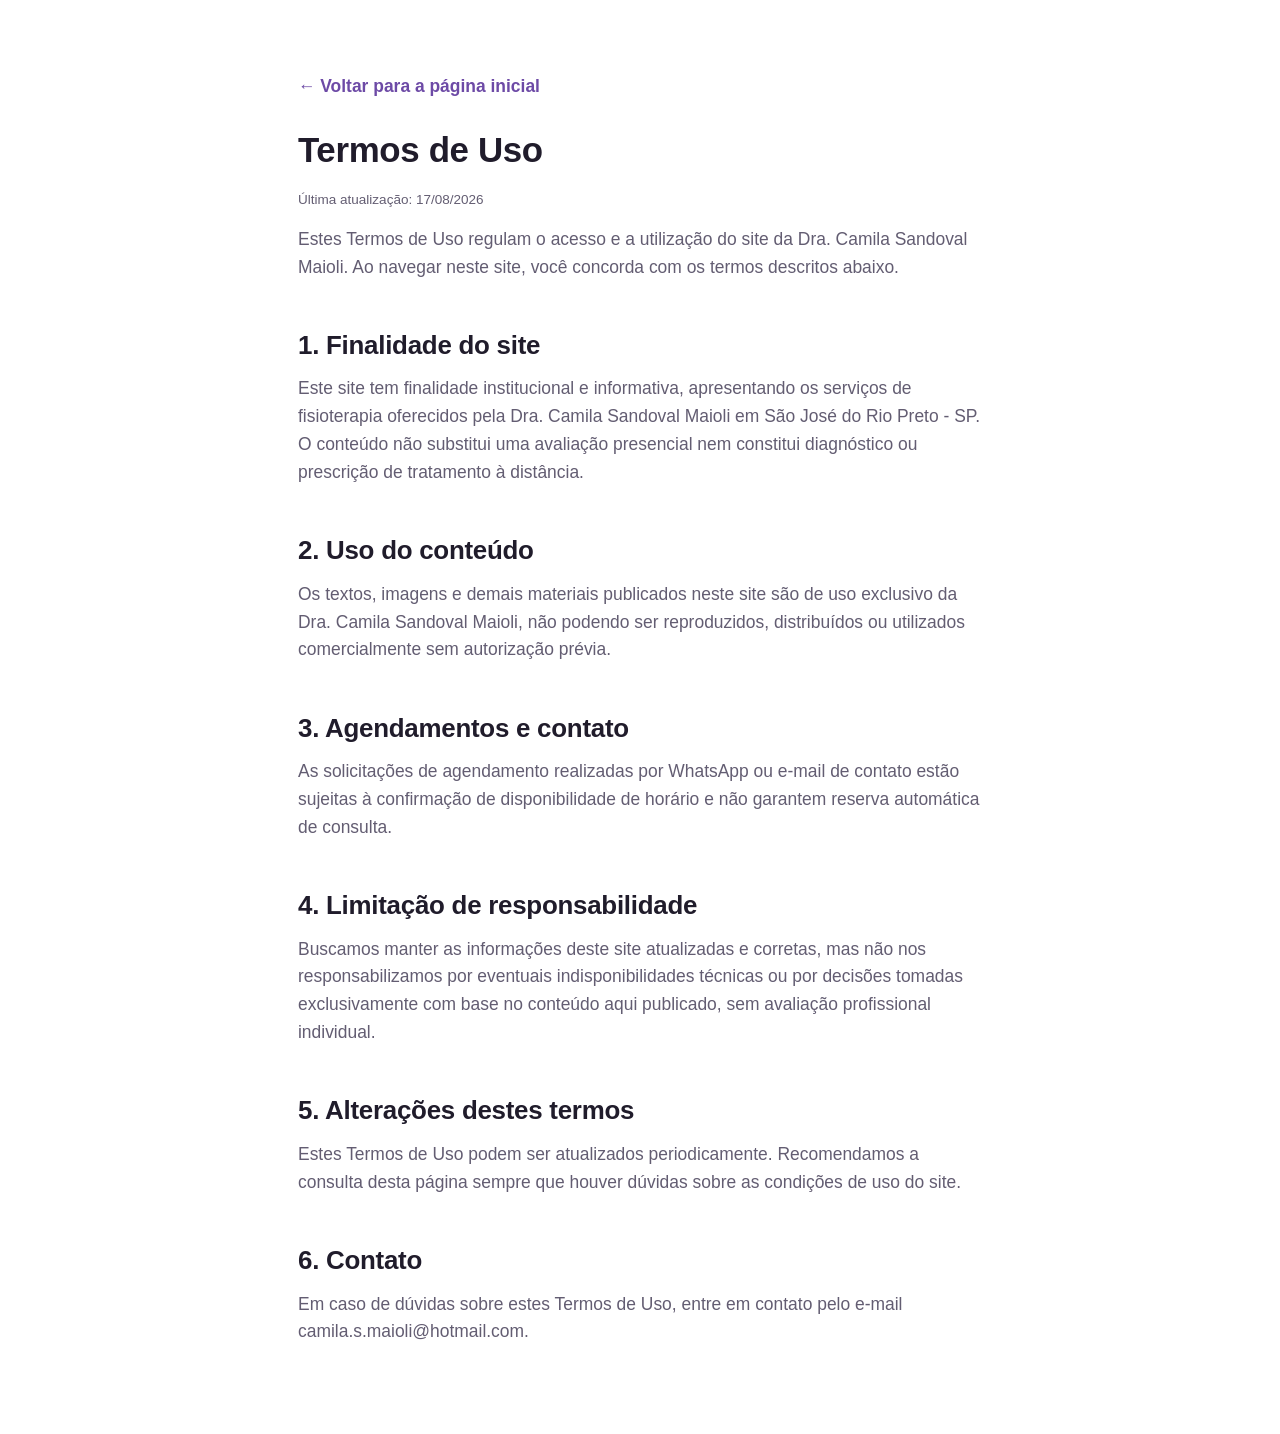
<file: termos-de-uso.html>
<!DOCTYPE html>
<html lang="pt-BR">
<head>
<meta charset="UTF-8">
<meta name="viewport" content="width=device-width, initial-scale=1">
<title>Termos de Uso | Dra. Camila Sandoval Maioli — Fisioterapia</title>
<meta name="description" content="Termos de Uso do site da Dra. Camila Sandoval Maioli, fisioterapeuta em São José do Rio Preto - SP.">
<link rel="canonical" href="https://www.camilamaiolifisio.com.br/termos-de-uso.html">
<link rel="icon" type="image/x-icon" href="/assets/favicon.ico">
<link rel="stylesheet" href="/css/style.css">
<style>
  .legal-page { padding-block: var(--sp-xl); max-width: 780px; margin-inline: auto; }
  .legal-page h1 { margin-bottom: var(--sp-sm); }
  .legal-page h2 { font-size: var(--fs-lg); margin-top: var(--sp-lg); margin-bottom: var(--sp-xs); }
  .legal-page p, .legal-page li { color: var(--c-text-muted); line-height: var(--lh-normal); margin-bottom: var(--sp-xs); }
  .legal-page ul { list-style: disc; padding-left: 1.4rem; }
  .legal-back { display: inline-block; margin-bottom: var(--sp-md); font-weight: 600; color: var(--c-primary); }
  .legal-updated { font-size: var(--fs-xs); color: var(--c-text-faint); }
</style>
</head>
<body>
  <main class="container legal-page">
    <a class="legal-back" href="/">&larr; Voltar para a página inicial</a>
    <h1>Termos de Uso</h1>
    <p class="legal-updated">Última atualização: 17/08/2026</p>

    <p>Estes Termos de Uso regulam o acesso e a utilização do site da Dra. Camila Sandoval Maioli. Ao navegar neste site,
    você concorda com os termos descritos abaixo.</p>

    <h2>1. Finalidade do site</h2>
    <p>Este site tem finalidade institucional e informativa, apresentando os serviços de fisioterapia oferecidos
    pela Dra. Camila Sandoval Maioli em São José do Rio Preto - SP. O conteúdo não substitui uma avaliação presencial
    nem constitui diagnóstico ou prescrição de tratamento à distância.</p>

    <h2>2. Uso do conteúdo</h2>
    <p>Os textos, imagens e demais materiais publicados neste site são de uso exclusivo da Dra. Camila Sandoval Maioli,
    não podendo ser reproduzidos, distribuídos ou utilizados comercialmente sem autorização prévia.</p>

    <h2>3. Agendamentos e contato</h2>
    <p>As solicitações de agendamento realizadas por WhatsApp ou e-mail de contato estão sujeitas à
    confirmação de disponibilidade de horário e não garantem reserva automática de consulta.</p>

    <h2>4. Limitação de responsabilidade</h2>
    <p>Buscamos manter as informações deste site atualizadas e corretas, mas não nos responsabilizamos por eventuais
    indisponibilidades técnicas ou por decisões tomadas exclusivamente com base no conteúdo aqui publicado, sem
    avaliação profissional individual.</p>

    <h2>5. Alterações destes termos</h2>
    <p>Estes Termos de Uso podem ser atualizados periodicamente. Recomendamos a consulta desta página sempre que
    houver dúvidas sobre as condições de uso do site.</p>

    <h2>6. Contato</h2>
    <p>Em caso de dúvidas sobre estes Termos de Uso, entre em contato pelo e-mail camila.s.maioli@hotmail.com.</p>
  </main>
</body>
</html>
</file>
<file: css/style.css>
/* =========================================================================
   Fisioterapia — Design System
   São José do Rio Preto - SP
   ========================================================================= */

/* -------------------------------------------------------------------------
   1. RESET
   ------------------------------------------------------------------------- */
*, *::before, *::after { box-sizing: border-box; }
* { margin: 0; }
html { -webkit-text-size-adjust: 100%; text-size-adjust: 100%; }
html:focus-within { scroll-behavior: smooth; }
body {
  min-height: 100svh;
  line-height: 1.5;
  -webkit-font-smoothing: antialiased;
}
img, picture, svg, video { display: block; max-width: 100%; height: auto; }
input, button, textarea, select { font: inherit; color: inherit; }
button { cursor: pointer; }
a { color: inherit; text-decoration: none; }
ul, ol { list-style: none; padding: 0; }
table { border-collapse: collapse; }
p, h1, h2, h3, h4 { overflow-wrap: break-word; }

@media (prefers-reduced-motion: reduce) {
  html:focus-within { scroll-behavior: auto; }
  *, *::before, *::after {
    animation-duration: 0.01ms !important;
    animation-iteration-count: 1 !important;
    transition-duration: 0.01ms !important;
    scroll-behavior: auto !important;
  }
}

/* -------------------------------------------------------------------------
   2. DESIGN TOKENS
   ------------------------------------------------------------------------- */
:root {
  /* Color — light, elegant, purple accent */
  --c-white: #ffffff;
  --c-bg: #ffffff;
  --c-bg-alt: #f6f3fa;          /* very light lilac-gray */
  --c-bg-alt-2: #f1ecf8;
  --c-surface: #ffffff;
  --c-border: #e7e2f0;
  --c-border-strong: #d9d2ea;

  --c-text: #201c2b;             /* near-black, purple-tinted */
  --c-text-muted: #635d72;
  --c-text-faint: #8a8399;

  --c-primary: #6d4aa6;          /* main purple */
  --c-primary-dark: #56397f;
  --c-primary-darker: #402a5f;
  --c-primary-light: #ede7f6;
  --c-primary-soft: #f4f0fa;
  --c-on-primary: #ffffff;

  --c-accent-2: #4a9d8f;         /* subtle teal-green, "saúde" touch, used sparingly */

  --c-success: #2f9e6e;
  --c-focus: #6d4aa6;

  /* Elevation */
  --shadow-sm: 0 1px 2px rgba(32, 28, 43, 0.06), 0 1px 1px rgba(32, 28, 43, 0.04);
  --shadow-md: 0 6px 20px rgba(64, 42, 95, 0.08), 0 2px 6px rgba(64, 42, 95, 0.05);
  --shadow-lg: 0 20px 45px rgba(64, 42, 95, 0.14), 0 6px 16px rgba(64, 42, 95, 0.08);
  --shadow-primary: 0 10px 24px rgba(109, 74, 166, 0.28);

  /* Radius */
  --radius-sm: 8px;
  --radius-md: 14px;
  --radius-lg: 22px;
  --radius-pill: 999px;

  /* Type */
  --font-base: -apple-system, BlinkMacSystemFont, "Segoe UI", Roboto, "Helvetica Neue", Arial, sans-serif;
  --font-display: "Segoe UI", -apple-system, Roboto, "Helvetica Neue", Arial, sans-serif;

  --fs-xs: clamp(0.78rem, 0.75rem + 0.12vw, 0.86rem);
  --fs-sm: clamp(0.88rem, 0.85rem + 0.15vw, 0.98rem);
  --fs-base: clamp(1rem, 0.96rem + 0.18vw, 1.09rem);
  --fs-md: clamp(1.1rem, 1.04rem + 0.3vw, 1.3rem);
  --fs-lg: clamp(1.3rem, 1.18rem + 0.55vw, 1.7rem);
  --fs-xl: clamp(1.7rem, 1.5rem + 0.9vw, 2.3rem);
  --fs-2xl: clamp(2.1rem, 1.75rem + 1.6vw, 3.2rem);
  --fs-3xl: clamp(2.3rem, 1.7rem + 2vw, 3.4rem);

  --lh-tight: 1.15;
  --lh-snug: 1.35;
  --lh-normal: 1.6;

  /* Spacing scale (fluid) */
  --sp-3xs: clamp(0.25rem, 0.23rem + 0.1vw, 0.35rem);
  --sp-2xs: clamp(0.5rem, 0.46rem + 0.2vw, 0.65rem);
  --sp-xs: clamp(0.75rem, 0.68rem + 0.3vw, 1rem);
  --sp-sm: clamp(1rem, 0.9rem + 0.4vw, 1.3rem);
  --sp-md: clamp(1.5rem, 1.3rem + 0.8vw, 2.1rem);
  --sp-lg: clamp(2.2rem, 1.8rem + 1.6vw, 3.4rem);
  --sp-xl: clamp(3rem, 2.3rem + 2.8vw, 5.2rem);
  --sp-2xl: clamp(4rem, 3rem + 4vw, 7.5rem);

  /* Layout */
  --container-w: 1240px;
  --container-pad: clamp(1.25rem, 4vw, 3rem);
  --header-h: 76px;

  /* Motion */
  --ease-out: cubic-bezier(0.16, 1, 0.3, 1);
  --dur-fast: 160ms;
  --dur-med: 320ms;
  --dur-slow: 560ms;
}

/* -------------------------------------------------------------------------
   3. BASE
   ------------------------------------------------------------------------- */
body {
  font-family: var(--font-base);
  font-size: var(--fs-base);
  color: var(--c-text);
  background: var(--c-bg);
}

h1, h2, h3, h4 {
  font-family: var(--font-display);
  font-weight: 700;
  line-height: var(--lh-tight);
  color: var(--c-text);
  letter-spacing: -0.01em;
}

h2 { font-size: var(--fs-2xl); }
h3 { font-size: var(--fs-lg); }
h4 { font-size: var(--fs-md); }

p { color: var(--c-text-muted); line-height: var(--lh-normal); }

.container {
  width: 100%;
  max-width: var(--container-w);
  margin-inline: auto;
  padding-inline: var(--container-pad);
}

section { position: relative; }

.section-pad { padding-block: var(--sp-2xl); }
.bg-alt { background: var(--c-bg-alt); }

.eyebrow {
  display: inline-flex;
  align-items: center;
  gap: var(--sp-3xs);
  font-size: var(--fs-xs);
  font-weight: 700;
  letter-spacing: 0.08em;
  text-transform: uppercase;
  color: var(--c-primary);
  background: var(--c-primary-light);
  padding: var(--sp-3xs) var(--sp-xs);
  border-radius: var(--radius-pill);
  margin-bottom: var(--sp-sm);
}

.section-head {
  max-width: 640px;
  margin-bottom: var(--sp-lg);
}
.section-head.center { margin-inline: auto; text-align: center; }

.section-head p { margin-top: var(--sp-xs); font-size: var(--fs-md); }

/* Links focus visibility (a11y) */
a:focus-visible,
button:focus-visible,
input:focus-visible,
textarea:focus-visible,
[tabindex]:focus-visible {
  outline: 3px solid var(--c-focus);
  outline-offset: 3px;
  border-radius: 4px;
}

/* Skip link */
.skip-link {
  position: absolute;
  left: 1rem;
  top: -60px;
  background: var(--c-primary);
  color: var(--c-on-primary);
  padding: 0.75rem 1.25rem;
  border-radius: var(--radius-sm);
  z-index: 1000;
  transition: top var(--dur-fast) var(--ease-out);
  font-weight: 600;
}
.skip-link:focus { top: 1rem; }

/* -------------------------------------------------------------------------
   4. BUTTONS
   ------------------------------------------------------------------------- */
.btn {
  display: inline-flex;
  align-items: center;
  justify-content: center;
  gap: 0.55rem;
  font-weight: 700;
  font-size: var(--fs-sm);
  padding: 0.95rem 1.6rem;
  border-radius: var(--radius-pill);
  border: 1.5px solid transparent;
  transition: transform var(--dur-fast) var(--ease-out),
              box-shadow var(--dur-fast) var(--ease-out),
              background-color var(--dur-fast) var(--ease-out),
              border-color var(--dur-fast) var(--ease-out),
              color var(--dur-fast) var(--ease-out);
  white-space: nowrap;
  min-height: 48px;
}
.btn svg { flex-shrink: 0; }

.btn-primary {
  background: var(--c-primary);
  color: var(--c-on-primary);
  box-shadow: var(--shadow-primary);
}
.btn-primary:hover {
  background: var(--c-primary-dark);
  transform: translateY(-2px);
  box-shadow: 0 14px 30px rgba(109, 74, 166, 0.34);
}
.btn-primary:active { transform: translateY(0); }

.btn-secondary {
  background: var(--c-surface);
  color: var(--c-primary-dark);
  border-color: var(--c-border-strong);
}
.btn-secondary:hover {
  border-color: var(--c-primary);
  background: var(--c-primary-soft);
  transform: translateY(-2px);
}

.btn-ghost {
  background: transparent;
  color: var(--c-primary-dark);
  padding: 0.6rem 0.9rem;
}
.btn-ghost:hover { background: var(--c-primary-soft); }

.btn-block { width: 100%; }

.btn-whatsapp {
  background: #25D366;
  color: #ffffff;
}
.btn-whatsapp:hover { background: #1eb857; transform: translateY(-2px); }

/* Pulso contínuo no CTA principal da hero — mesmo padrão do botão flutuante
   do WhatsApp (anel expandindo a partir do botão, em loop). */
.btn-pulse {
  position: relative;
  z-index: 0;
}
.btn-pulse::before {
  content: "";
  position: absolute;
  inset: 0;
  border-radius: inherit;
  background: var(--c-primary);
  z-index: -1;
  animation: btn-pulse-ring 2s ease-out infinite;
}
.btn-pulse:hover::before { animation-play-state: paused; opacity: 0; }
@keyframes btn-pulse-ring {
  0% { transform: scale(1); opacity: 0.5; }
  100% { transform: scale(1.14); opacity: 0; }
}
@media (prefers-reduced-motion: reduce) {
  .btn-pulse::before { animation: none; opacity: 0; }
}

/* -------------------------------------------------------------------------
   4B. SUMÁRIO LATERAL (progresso de rolagem + seção atual)
   Fica fixo na borda direita da tela, em vez do topo do header. A barra
   mostra o progresso de rolagem da página; o rótulo mostra a seção atual
   e some 1s depois de cada rolagem, reaparecendo na rolagem seguinte
   (ver initSideToc em js/main.js). Funciona em PC e mobile, pois depende
   só do evento "scroll", sem exigir mouse.
   ------------------------------------------------------------------------- */
.side-toc {
  position: fixed;
  top: 50%;
  right: clamp(0.6rem, 2.4vw, 1.75rem);
  transform: translateY(-50%);
  z-index: 450;
  display: flex;
  align-items: center;
  gap: 0.6rem;
  pointer-events: none;
}
.side-toc-track {
  position: relative;
  width: 4px;
  height: min(200px, 30vh);
  border-radius: var(--radius-pill);
  background: rgba(109, 74, 166, 0.16);
  overflow: hidden;
  flex-shrink: 0;
}
.side-toc-fill {
  position: absolute;
  left: 0;
  top: 0;
  width: 100%;
  height: 0%;
  border-radius: inherit;
  background: linear-gradient(180deg, var(--c-primary), var(--c-accent-2));
}
.side-toc-label {
  font-size: var(--fs-xs);
  font-weight: 700;
  letter-spacing: 0.01em;
  color: var(--c-primary-dark);
  background: rgba(255, 255, 255, 0.92);
  border: 1px solid var(--c-border-strong);
  padding: 0.4rem 0.85rem;
  border-radius: var(--radius-pill);
  box-shadow: var(--shadow-sm);
  backdrop-filter: blur(6px);
  -webkit-backdrop-filter: blur(6px);
  white-space: nowrap;
  opacity: 0;
  transform: translateX(6px);
  transition: opacity var(--dur-med) var(--ease-out), transform var(--dur-med) var(--ease-out);
}
.side-toc-label.is-visible {
  opacity: 1;
  transform: translateX(0);
}
@media (max-width: 640px) {
  .side-toc-track { height: min(130px, 22vh); }
  .side-toc-label { font-size: 0.72rem; padding: 0.32rem 0.65rem; }
}
@media (prefers-reduced-motion: reduce) {
  .side-toc-fill { transition: none; }
  .side-toc-label { transition: none; }
}

/* -------------------------------------------------------------------------
   5. HEADER / NAV
   ------------------------------------------------------------------------- */
.site-header {
  position: sticky;
  top: 0;
  z-index: 500;
  height: var(--header-h);
  display: flex;
  align-items: center;
  border-bottom: 1px solid transparent;
  transition: box-shadow var(--dur-med) var(--ease-out), border-color var(--dur-med) var(--ease-out);
}
/* Frosted-glass background lives on a pseudo-element, not on .site-header itself:
   filter/backdrop-filter on the header would make it the containing block for any
   position:fixed descendant (the mobile nav panel), breaking its full-viewport overlay. */
.site-header::before {
  content: "";
  position: absolute;
  inset: 0;
  z-index: -1;
  background: rgba(255, 255, 255, 0.86);
  backdrop-filter: blur(10px) saturate(1.4);
  -webkit-backdrop-filter: blur(10px) saturate(1.4);
}
.site-header.is-scrolled {
  box-shadow: var(--shadow-sm);
  border-bottom-color: var(--c-border);
}

.nav {
  width: 100%;
  display: flex;
  align-items: center;
  justify-content: space-between;
  gap: var(--sp-md);
}

.brand {
  display: flex;
  align-items: center;
  gap: 0.6rem;
  font-family: var(--font-display);
  font-weight: 800;
  font-size: 1.3rem;
  color: var(--c-text);
  flex-shrink: 1;
  min-width: 0;
}
.brand-mark img {
  width: 38px;
  height: 38px;
  border-radius: 11px;
  object-fit: cover;
  flex-shrink: 0;
  transition: transform var(--dur-med) var(--ease-out);
}
.site-header.is-scrolled .brand-mark img { transform: scale(0.86); }
.brand-text { display: flex; flex-direction: column; line-height: 1.1; min-width: 0; }
.brand-text span {
  overflow: hidden;
  text-overflow: ellipsis;
  white-space: nowrap;
}
.brand-text small {
  font-size: 0.72rem;
  font-weight: 600;
  color: var(--c-text-faint);
  letter-spacing: 0.04em;
  text-transform: uppercase;
  overflow: hidden;
  text-overflow: ellipsis;
  white-space: nowrap;
}

.nav-links {
  display: flex;
  align-items: center;
  gap: var(--sp-md);
}
.nav-links a {
  font-size: var(--fs-base);
  font-weight: 600;
  color: var(--c-text-muted);
  padding: 0.4rem 0.1rem;
  position: relative;
}
.nav-links a::after {
  content: "";
  position: absolute;
  left: 0; right: 0; bottom: -4px;
  height: 2px;
  background: var(--c-primary);
  transform: scaleX(0);
  transform-origin: left;
  transition: transform var(--dur-fast) var(--ease-out);
}
.nav-links a:hover { color: var(--c-primary-dark); }
.nav-links a:hover::after { transform: scaleX(1); }

.nav-actions { display: flex; align-items: center; gap: var(--sp-xs); flex-shrink: 0; }

.nav-toggle {
  display: none;
  background: transparent;
  border: none;
  padding: 0.5rem;
  border-radius: var(--radius-sm);
}
.nav-toggle:hover { background: var(--c-primary-soft); }
.nav-toggle-bar {
  display: block;
  width: 24px;
  height: 2.5px;
  background: var(--c-text);
  border-radius: 2px;
  transition: transform var(--dur-med) var(--ease-out), opacity var(--dur-med) var(--ease-out);
}
.nav-toggle-bar + .nav-toggle-bar { margin-top: 5px; }

@media (max-width: 900px) {
  .nav-links {
    position: fixed;
    inset: var(--header-h) 0 0 0;
    background: var(--c-bg);
    flex-direction: column;
    align-items: stretch;
    padding: var(--sp-md) var(--container-pad);
    gap: 0;
    transform: translateY(-12px);
    opacity: 0;
    /* pointer-events (not `visibility`) gates interactivity: transitioning
       `visibility` gets interrupted mid-flight on mobile WebKit/Chrome when
       the panel is opened/closed in quick succession, leaving it stuck
       un-clickable after the first toggle. pointer-events has no transition
       to interrupt, so it can't get stuck. */
    pointer-events: none;
    transition: transform var(--dur-med) var(--ease-out), opacity var(--dur-med) var(--ease-out);
    overflow-y: auto;
  }
  .nav-links.is-open {
    transform: translateY(0);
    opacity: 1;
    pointer-events: auto;
  }
  .nav-links a {
    padding: 1.1rem 0.25rem;
    border-bottom: 1px solid var(--c-border);
    font-size: var(--fs-md);
  }
  .nav-links a::after { display: none; }
  .nav-links .btn { margin-top: var(--sp-sm); }

  .nav-toggle { display: inline-flex; flex-direction: column; }
  .nav-toggle[aria-expanded="true"] .bar-1 { transform: translateY(7.5px) rotate(45deg); }
  .nav-toggle[aria-expanded="true"] .bar-2 { opacity: 0; }
  .nav-toggle[aria-expanded="true"] .bar-3 { transform: translateY(-7.5px) rotate(-45deg); }

  .nav-actions .btn-primary.desktop-only { display: none; }
}

.desktop-only { display: inline-flex; }
@media (max-width: 900px) { .desktop-only.nav-cta { display: none; } }

/* -------------------------------------------------------------------------
   6. HERO
   ------------------------------------------------------------------------- */
.hero {
  position: relative;
  padding-block: clamp(2.5rem, 4vw + 1rem, 5rem) var(--sp-2xl);
  background: linear-gradient(180deg, var(--c-bg-alt) 0%, var(--c-bg) 100%);
  overflow: hidden;
  --spot-x: 62%;
  --spot-y: 32%;
}
/* Glow ambiente fixo (o brilho que segue o cursor agora é o .cursor-glow, sitewide) */
.hero::before {
  content: "";
  position: absolute;
  inset: 0;
  background: radial-gradient(620px circle at var(--spot-x) var(--spot-y), rgba(155, 127, 206, 0.22), transparent 62%);
  pointer-events: none;
  z-index: 0;
}
.hero-grid {
  position: relative;
  z-index: 1;
  width: 100%;
  display: grid;
  grid-template-columns: 1.05fr 1.1fr;
  gap: clamp(2rem, 5vw, 4rem);
  align-items: center;
}
.hero-content { animation: hero-fade-up var(--dur-slow) var(--ease-out) both; }
.hero-media { animation: hero-fade-up var(--dur-slow) var(--ease-out) 90ms both; }
@keyframes hero-fade-up {
  from { opacity: 0; transform: translateY(14px); }
  to { opacity: 1; transform: translateY(0); }
}

.hero-badge {
  display: inline-flex;
  align-items: center;
  gap: 0.55rem;
  font-size: var(--fs-xs);
  font-weight: 700;
  color: var(--c-primary-dark);
  background: var(--c-primary-light);
  border: 1px solid var(--c-border-strong);
  padding: 0.45rem 0.95rem 0.45rem 0.7rem;
  border-radius: var(--radius-pill);
  margin-bottom: var(--sp-sm);
}
.hero-badge-dot {
  width: 8px;
  height: 8px;
  border-radius: 50%;
  background: var(--c-success);
  flex-shrink: 0;
  animation: badge-pulse 2.2s ease-out infinite;
}
@keyframes badge-pulse {
  0% { box-shadow: 0 0 0 0 rgba(47, 158, 110, 0.55); opacity: 1; }
  50% { opacity: 0.35; }
  70% { box-shadow: 0 0 0 8px rgba(47, 158, 110, 0); }
  100% { box-shadow: 0 0 0 0 rgba(47, 158, 110, 0); opacity: 1; }
}

.hero-content h1 {
  font-size: clamp(1.95rem, 1.55rem + 1.5vw, 2.9rem);
  margin-bottom: var(--sp-sm);
}
/* Blur Text: word-by-word blur + fade entrance for the hero heading (inspired by React Bits' Blur Text component, see js/main.js initBlurText) */
.hero-content h1 .blur-word {
  display: inline-block;
  opacity: 0;
  filter: blur(14px);
  transform: translateY(0.3em);
  transition: opacity 700ms var(--ease-out), filter 700ms var(--ease-out), transform 700ms var(--ease-out);
  will-change: opacity, filter, transform;
}
.hero-content h1.is-blur-in .blur-word {
  opacity: 1;
  filter: blur(0);
  transform: translateY(0);
}
@media (prefers-reduced-motion: reduce) {
  .hero-content h1 .blur-word { transition: none; }
}
.hero-content .accent {
  color: var(--c-primary);
  background: linear-gradient(100deg, var(--c-primary-dark) 0%, var(--c-primary) 35%, #9b7fce 55%, var(--c-primary) 75%, var(--c-primary-dark) 100%);
  background-size: 250% auto;
  -webkit-background-clip: text;
  background-clip: text;
  -webkit-text-fill-color: transparent;
  animation: accent-shine 7s ease-in-out infinite;
  font-style: italic;
}
@keyframes accent-shine {
  0%, 100% { background-position: 0% center; }
  50% { background-position: 100% center; }
}

/* Rotating Text: cycles words in place inside the hero heading, letter by
   letter in a staggered wave for a fluid feel (inspired by React Bits'
   Rotating Text component, see js/main.js initRotatingText) */
.rotating-text {
  position: relative;
  display: inline-block;
  overflow: hidden;
  vertical-align: bottom;
  color: var(--c-primary);
  font-weight: 800;
}
.rotating-text-word {
  display: inline-flex;
}
.rotating-text-char {
  display: inline-block;
  transform: translateY(0);
  opacity: 1;
  filter: blur(0);
  transition: transform 620ms cubic-bezier(0.34, 1.56, 0.64, 1), opacity 440ms var(--ease-out), filter 440ms var(--ease-out);
}
.rotating-text-char.is-leaving {
  transform: translateY(-115%);
  opacity: 0;
  filter: blur(5px);
}
.rotating-text-char.is-entering {
  transform: translateY(115%);
  opacity: 0;
  filter: blur(6px);
}
.hero-lede {
  font-size: var(--fs-md);
  max-width: 52ch;
  margin-bottom: var(--sp-md);
}
.hero-ctas {
  display: flex;
  flex-wrap: wrap;
  gap: var(--sp-xs);
  margin-bottom: var(--sp-md);
}
.trust-list {
  display: flex;
  flex-wrap: wrap;
  gap: var(--sp-sm) var(--sp-md);
}
.trust-item {
  display: flex;
  align-items: center;
  gap: 0.5rem;
  font-size: var(--fs-xs);
  font-weight: 600;
  color: var(--c-text-muted);
}
.trust-item svg { color: var(--c-primary); flex-shrink: 0; }

.hero-media {
  position: relative;
  padding: clamp(1.5rem, 4vw, 3rem) clamp(1rem, 3vw, 2rem);
  isolation: isolate;
}

/* Aurora-style gradient blobs drifting behind the photo (react-bits inspired) */
.hero-blob {
  position: absolute;
  border-radius: 50%;
  filter: blur(60px);
  opacity: 0.35;
  z-index: 0;
  pointer-events: none;
  animation: blob-drift 9s ease-in-out infinite;
}
.hero-blob-1 {
  width: min(380px, 60vw);
  height: min(380px, 60vw);
  top: -8%;
  right: -6%;
  background: radial-gradient(circle, var(--c-primary) 0%, transparent 72%);
}
.hero-blob-2 {
  width: min(300px, 50vw);
  height: min(300px, 50vw);
  bottom: -10%;
  left: -8%;
  background: radial-gradient(circle, var(--c-accent-2) 0%, transparent 72%);
  animation-delay: 1.4s;
  animation-direction: reverse;
}
@keyframes blob-drift {
  0%, 100% { transform: translate(0, 0) scale(1); }
  50% { transform: translate(-16px, 18px) scale(1.06); }
}

.hero-dotgrid {
  position: absolute;
  inset: 6%;
  background-image: radial-gradient(circle, rgba(109, 74, 166, 0.3) 1.5px, transparent 1.5px);
  background-size: 22px 22px;
  -webkit-mask-image: radial-gradient(ellipse at center, #000 35%, transparent 72%);
  mask-image: radial-gradient(ellipse at center, #000 35%, transparent 72%);
  opacity: 0.6;
  z-index: 0;
  pointer-events: none;
}

/* Photo: a plain cutout floating above the section — no card, no frame */
.hero-photo-wrap {
  position: relative;
  z-index: 1;
  width: min(470px, 92%);
  margin-inline: auto;
}
.hero-photo-glow {
  position: absolute;
  left: 50%;
  bottom: 4%;
  width: 72%;
  height: clamp(30px, 6vw, 46px);
  transform: translateX(-50%);
  background: radial-gradient(ellipse, rgba(64, 42, 95, 0.4) 0%, transparent 72%);
  filter: blur(10px);
  z-index: 0;
}
.hero-photo {
  position: relative;
  z-index: 1;
  width: 100%;
  height: auto;
  display: block;
  filter: drop-shadow(0 26px 30px rgba(64, 42, 95, 0.32)) drop-shadow(0 6px 10px rgba(64, 42, 95, 0.16));
  animation: hero-photo-float 6s ease-in-out infinite;
}
@keyframes hero-photo-float {
  0%, 100% { transform: translateY(0); }
  50% { transform: translateY(-10px); }
}
@media (prefers-reduced-motion: reduce) {
  .hero-photo, .hero-blob { animation: none; }
}

/* Aba em segundo plano: pausa as animações contínuas (ver visibilitychange em js/main.js) */
body.tab-hidden .hero-photo,
body.tab-hidden .hero-blob,
body.tab-hidden .hero-badge-dot,
body.tab-hidden .hero-content .accent,
body.tab-hidden .whatsapp-float::before,
body.tab-hidden .btn-pulse::before {
  animation-play-state: paused;
}
body.tab-hidden .cursor-glow { opacity: 0; }

/* -------------------------------------------------------------------------
   6B. BLUR ROXO NO PONTEIRO — efeito de brilho que segue o cursor por todo
   o site (não só na hero), criado dinamicamente em js/main.js
   (initCursorGlow). Some sozinho em telas sem mouse (touch) e com
   prefers-reduced-motion.
   ------------------------------------------------------------------------- */
.cursor-glow {
  position: fixed;
  top: 0;
  left: 0;
  width: 620px;
  height: 620px;
  margin-left: -310px;
  margin-top: -310px;
  border-radius: 50%;
  background: radial-gradient(circle, rgba(109, 74, 166, 0.3), rgba(109, 74, 166, 0.1) 45%, transparent 70%);
  filter: blur(48px);
  pointer-events: none;
  z-index: 5;
  opacity: 0;
  transition: opacity var(--dur-slow) var(--ease-out);
  will-change: transform;
}
.cursor-glow.is-active { opacity: 1; }
@media (hover: none), (prefers-reduced-motion: reduce) {
  .cursor-glow { display: none; }
}

/* Floating glass cards, positioned around the photo */
.hero-cards-row { display: contents; }
.hero-float-card {
  position: absolute;
  z-index: 2;
  display: flex;
  align-items: center;
  gap: 0.7rem;
  max-width: 210px;
  background: rgba(255, 255, 255, 0.76);
  backdrop-filter: blur(14px) saturate(1.4);
  -webkit-backdrop-filter: blur(14px) saturate(1.4);
  border: 1px solid rgba(255, 255, 255, 0.7);
  border-radius: var(--radius-md);
  padding: 0.75rem 0.95rem;
  box-shadow: var(--shadow-lg);
  /* Own compositor layer: prevents the Chrome-specific flicker/tear where
     backdrop-filter blur glitches on elements with an animated transform. */
  transform: translateZ(0);
  backface-visibility: hidden;
  -webkit-backface-visibility: hidden;
  will-change: transform, opacity;
  animation: hero-card-in var(--dur-slow) var(--ease-out) both;
  transition: transform 0.35s cubic-bezier(0.25, 1, 0.5, 1), box-shadow var(--dur-med) var(--ease-out);
}
/* Once the entrance animation finishes, drop it entirely — an
   animation-fill-mode: both keeps overriding `transform` at animation-level
   priority forever, which is what made the :hover transition below get
   stuck/jump instead of transitioning smoothly (see js/main.js, listens
   for animationend and adds this class). Once settled, the base transform
   also picks up the --magnet-x/--magnet-y offset applied by the magnet
   (React Bits-inspired) effect in js/main.js. */
.hero-float-card.is-settled {
  animation: none;
  transform: translateZ(0) translate(var(--magnet-x, 0px), var(--magnet-y, 0px));
}
.hero-float-card:hover {
  transform: translateZ(0) translateY(-6px) scale(1.04);
  box-shadow: 0 22px 40px rgba(64, 42, 95, 0.26);
}
.hero-float-card.is-settled:hover {
  transform: translateZ(0) translate(var(--magnet-x, 0px), var(--magnet-y, 0px)) translateY(-6px) scale(1.04);
}
@keyframes hero-card-in {
  from { opacity: 0; transform: translateZ(0) translateY(22px) scale(0.92); }
  to { opacity: 1; transform: translateZ(0) translateY(0) scale(1); }
}
.hero-float-card.card-1 { top: 2%; left: -2%; animation-delay: 80ms; }
.hero-float-card.card-2 { top: 44%; right: -6%; animation-delay: 220ms; }
.hero-float-card.card-3 { bottom: 4%; left: 0%; animation-delay: 360ms; }

.hero-stat-icon {
  width: 42px;
  height: 42px;
  border-radius: var(--radius-sm);
  background: var(--c-primary-light);
  color: var(--c-primary);
  display: grid;
  place-items: center;
  flex-shrink: 0;
}
.hero-stat-text { display: flex; flex-direction: column; line-height: 1.3; min-width: 0; }
.hero-stat-text strong { font-size: var(--fs-sm); font-weight: 800; color: var(--c-text); }
.hero-stat-text span { font-size: var(--fs-xs); color: var(--c-text-muted); }

@media (max-width: 900px) {
  .hero { min-height: auto; }
  .hero-grid { grid-template-columns: 1fr; }
  .hero-media {
    order: -1;
    max-width: 480px;
    margin-inline: auto;
    width: 100%;
    padding-bottom: clamp(1.5rem, 5vw, 2.5rem);
  }
  .hero-photo-wrap { width: min(330px, 80%); margin-bottom: var(--sp-sm); }
  .hero-blob { opacity: 0.22; }
  .hero-cards-row {
    display: flex;
    flex-wrap: wrap;
    gap: var(--sp-xs);
    justify-content: center;
    position: relative;
    z-index: 2;
  }
  .hero-float-card {
    position: static;
    max-width: none;
    flex: 1 1 150px;
    animation-delay: 0ms !important;
  }
}

/* -------------------------------------------------------------------------
   8. ABOUT
   ------------------------------------------------------------------------- */
.about-grid {
  display: grid;
  grid-template-columns: 0.85fr 1.15fr;
  gap: clamp(2rem, 5vw, 4.5rem);
  align-items: center;
}
.about-media {
  border-radius: var(--radius-lg);
  overflow: hidden;
  box-shadow: var(--shadow-md);
  aspect-ratio: 3/4;
}
.about-media img { width: 100%; height: 100%; object-fit: cover; display: block; }
.about-content .eyebrow { margin-bottom: var(--sp-xs); }
.about-content h2 { margin-bottom: var(--sp-sm); }
.about-content p + p { margin-top: var(--sp-xs); }
.about-credentials {
  display: flex;
  flex-wrap: wrap;
  gap: var(--sp-xs);
  margin-block: var(--sp-md);
  padding: 0;
}
.credential-chip {
  display: flex;
  align-items: center;
  gap: 0.5rem;
  background: var(--c-bg-alt);
  border: 1px solid var(--c-border);
  padding: 0.6rem 1rem;
  border-radius: var(--radius-md);
  font-size: var(--fs-xs);
  font-weight: 600;
}
.credential-chip svg { color: var(--c-primary); flex-shrink: 0; }

@media (max-width: 860px) {
  .about-grid { grid-template-columns: 1fr; }
  .about-media { max-width: 420px; margin-inline: auto; width: 100%; }
}

/* -------------------------------------------------------------------------
   9. SPECIALTIES
   ------------------------------------------------------------------------- */
.specialty-grid {
  display: grid;
  grid-template-columns: repeat(3, 1fr);
  gap: var(--sp-sm);
}
.specialty-card {
  background: var(--c-surface);
  border: 1px solid var(--c-border);
  border-radius: var(--radius-lg);
  padding: var(--sp-md);
  transition: transform var(--dur-med) var(--ease-out), box-shadow var(--dur-med) var(--ease-out), border-color var(--dur-med) var(--ease-out);
  will-change: transform;
}
.specialty-card:hover {
  transform: translateY(-6px);
  box-shadow: var(--shadow-md);
  border-color: var(--c-border-strong);
}
.specialty-icon {
  width: 54px;
  height: 54px;
  border-radius: var(--radius-md);
  background: var(--c-primary-light);
  color: var(--c-primary);
  display: grid;
  place-items: center;
  margin-bottom: var(--sp-sm);
  transition: background var(--dur-med) var(--ease-out), color var(--dur-med) var(--ease-out), transform var(--dur-med) var(--ease-out);
}
.specialty-card:hover .specialty-icon {
  background: var(--c-primary);
  color: var(--c-on-primary);
  transform: scale(1.08) rotate(-4deg);
}
.specialty-card h3 { font-size: var(--fs-md); margin-bottom: 0.45rem; transition: color var(--dur-med) var(--ease-out); }
.specialty-card:hover h3 { color: var(--c-primary-dark); }
.specialty-card p { font-size: var(--fs-sm); }

@media (max-width: 860px) {
  .specialty-grid { grid-template-columns: repeat(2, 1fr); }
}
@media (max-width: 560px) {
  .specialty-grid { grid-template-columns: 1fr; }
}

/* -------------------------------------------------------------------------
   10. PORTFOLIO / GALLERY
   ------------------------------------------------------------------------- */
.gallery-grid {
  display: grid;
  grid-template-columns: repeat(4, 1fr);
  grid-auto-rows: 400px;
  gap: var(--sp-2xs);
}
.gallery-item {
  position: relative;
  border-radius: var(--radius-md);
  overflow: hidden;
  border: none;
  padding: 0;
  background: none;
  display: block;
  width: 100%;
  height: 100%;
}
.gallery-item.tall { grid-row: span 2; }
.gallery-item.wide { grid-column: span 2; }

.gallery-item img { width: 100%; height: 100%; object-fit: cover; display: block; transition: transform var(--dur-slow) var(--ease-out); }

.gallery-item::after {
  content: "";
  position: absolute; inset: 0;
  background: linear-gradient(0deg, rgba(32,28,43,0.55) 0%, rgba(32,28,43,0) 45%);
  opacity: 0;
  transition: opacity var(--dur-med) var(--ease-out);
}
.gallery-caption {
  position: absolute;
  left: 0.9rem; right: 0.9rem; bottom: 0.75rem;
  color: #fff;
  font-size: var(--fs-xs);
  font-weight: 600;
  text-align: left;
  opacity: 0;
  transform: translateY(6px);
  transition: opacity var(--dur-med) var(--ease-out), transform var(--dur-med) var(--ease-out);
  z-index: 1;
}
.gallery-item:hover img,
.gallery-item:focus-visible img { transform: scale(1.06); }
.gallery-item:hover::after,
.gallery-item:focus-visible::after,
.gallery-item:hover .gallery-caption,
.gallery-item:focus-visible .gallery-caption { opacity: 1; transform: translateY(0); }

@media (max-width: 900px) {
  .gallery-grid { grid-template-columns: repeat(2, 1fr); grid-auto-rows: 170px; }
  .gallery-item.wide { grid-column: span 2; }
}
@media (max-width: 480px) {
  .gallery-grid { grid-template-columns: repeat(2, 1fr); grid-auto-rows: 140px; }
}

.gallery-note {
  margin-top: var(--sp-sm);
  font-size: var(--fs-xs);
  color: var(--c-text-faint);
  text-align: center;
}

/* Lightbox */
.lightbox {
  position: fixed;
  inset: 0;
  z-index: 1000;
  background: rgba(20, 16, 28, 0.92);
  display: none;
  align-items: center;
  justify-content: center;
  padding: var(--sp-md);
}
.lightbox.is-open { display: flex; }
.lightbox-figure {
  display: flex;
  flex-direction: column;
  align-items: center;
  max-width: 94vw;
  max-height: 90vh;
}
.lightbox-image {
  display: flex;
  align-items: center;
  justify-content: center;
  min-height: 120px;
  min-width: 120px;
}
.lightbox-image img {
  display: block;
  max-width: min(92vw, 1100px);
  max-height: 78vh;
  width: auto;
  height: auto;
  object-fit: contain;
  border-radius: var(--radius-md);
  box-shadow: var(--shadow-lg);
  opacity: 1;
  transition: opacity var(--dur-med) var(--ease-out);
}
.lightbox-image.is-loading img { opacity: 0; }
.lightbox-caption { color: #fff; text-align: center; margin-top: var(--sp-sm); font-size: var(--fs-sm); max-width: 60ch; }
.lightbox-close, .lightbox-prev, .lightbox-next {
  position: fixed;
  background: rgba(255,255,255,0.12);
  color: #fff;
  border: 1px solid rgba(255,255,255,0.25);
  border-radius: var(--radius-pill);
  width: 48px; height: 48px;
  display: grid; place-items: center;
  transition: background var(--dur-fast) var(--ease-out);
}
.lightbox-close:hover, .lightbox-prev:hover, .lightbox-next:hover { background: rgba(255,255,255,0.24); }
.lightbox-close { top: var(--sp-sm); right: var(--sp-sm); }
.lightbox-prev { left: var(--sp-sm); top: 50%; transform: translateY(-50%); }
.lightbox-next { right: var(--sp-sm); top: 50%; transform: translateY(-50%); }
@media (max-width: 640px) {
  .lightbox-prev, .lightbox-next { width: 42px; height: 42px; }
}

/* -------------------------------------------------------------------------
   11. DIFFERENTIALS
   ------------------------------------------------------------------------- */
.diff-grid {
  display: grid;
  grid-template-columns: repeat(auto-fit, minmax(min(100%, 240px), 1fr));
  gap: var(--sp-md);
}
.diff-item { display: flex; flex-direction: column; gap: 0.6rem; }
.diff-icon {
  width: 46px; height: 46px;
  border-radius: 50%;
  background: var(--c-primary-soft);
  color: var(--c-primary);
  display: grid; place-items: center;
}
.diff-item h3 { font-size: var(--fs-base); font-weight: 700; }
.diff-item p { font-size: var(--fs-sm); }

/* -------------------------------------------------------------------------
   12. TESTIMONIALS
   ------------------------------------------------------------------------- */
.testimonial-grid {
  display: grid;
  grid-template-columns: repeat(auto-fit, minmax(min(100%, 300px), 1fr));
  gap: var(--sp-sm);
}
.testimonial-card {
  background: var(--c-surface);
  border: 1px solid var(--c-border);
  border-radius: var(--radius-lg);
  padding: var(--sp-md);
}
.testimonial-stars { color: var(--c-primary); margin-bottom: var(--sp-xs); display: flex; gap: 2px; }
.testimonial-card p { font-size: var(--fs-sm); color: var(--c-text); font-style: italic; }
.testimonial-name { margin-top: var(--sp-sm); font-size: var(--fs-xs); font-weight: 700; color: var(--c-text-muted); font-style: normal; }

.testimonials-empty {
  border: 1.5px dashed var(--c-border-strong);
  border-radius: var(--radius-lg);
  padding: var(--sp-lg);
  text-align: center;
  color: var(--c-text-faint);
  max-width: 560px;
  margin-inline: auto;
}
.testimonials-empty svg { color: var(--c-primary); margin-bottom: var(--sp-xs); }
.testimonials-empty p { font-size: var(--fs-sm); }

/* -------------------------------------------------------------------------
   13. CONTACT
   ------------------------------------------------------------------------- */
.contact-card {
  max-width: 640px;
  margin-inline: auto;
  display: flex;
  flex-direction: column;
  align-items: center;
  gap: var(--sp-lg);
  text-align: center;
  background: var(--c-surface);
  border: 1px solid var(--c-border);
  border-radius: var(--radius-lg);
  padding: clamp(2rem, 4vw, 3.2rem) clamp(1.5rem, 5vw, 3rem);
  box-shadow: var(--shadow-md);
  transition: box-shadow var(--dur-med) var(--ease-out), transform var(--dur-med) var(--ease-out);
}
.contact-card:hover { box-shadow: var(--shadow-lg); transform: translateY(-3px); }

.contact-info-list {
  display: grid;
  grid-template-columns: repeat(2, 1fr);
  gap: var(--sp-md) var(--sp-lg);
  width: 100%;
}
.contact-info-item {
  display: flex;
  flex-direction: column;
  align-items: center;
  gap: 0.5rem;
  text-align: center;
}
.contact-info-icon {
  width: 44px; height: 44px; flex-shrink: 0;
  border-radius: var(--radius-md);
  background: var(--c-primary-light);
  color: var(--c-primary);
  display: grid; place-items: center;
  transition: background var(--dur-med) var(--ease-out), color var(--dur-med) var(--ease-out), transform var(--dur-med) var(--ease-out);
}
.contact-info-item:hover .contact-info-icon {
  background: var(--c-primary);
  color: var(--c-on-primary);
  transform: translateY(-3px);
}
.contact-info-item h3 { font-size: var(--fs-sm); font-weight: 700; margin-bottom: 0.2rem; }
.contact-info-item p, .contact-info-item a { font-size: var(--fs-sm); color: var(--c-text-muted); }
.contact-info-item a:hover { color: var(--c-primary); text-decoration: underline; }

.social-row { display: flex; gap: 0.6rem; justify-content: center; }
.social-btn {
  width: 44px; height: 44px;
  border-radius: 50%;
  border: 1px solid var(--c-border-strong);
  display: grid; place-items: center;
  color: var(--c-primary-dark);
  transition: background var(--dur-fast) var(--ease-out), color var(--dur-fast) var(--ease-out), border-color var(--dur-fast) var(--ease-out), transform var(--dur-fast) var(--ease-out);
}
.social-btn:hover { background: var(--c-primary); color: #fff; border-color: var(--c-primary); transform: translateY(-2px); }

@media (max-width: 560px) {
  .contact-info-list { grid-template-columns: 1fr; }
}

/* -------------------------------------------------------------------------
   14. FOOTER
   ------------------------------------------------------------------------- */
.site-footer {
  background: var(--c-primary-darker);
  color: #e7e0f4;
  padding-block: var(--sp-xl) var(--sp-md);
}
.footer-grid {
  display: grid;
  grid-template-columns: 1.3fr 1fr 1fr 1.1fr;
  gap: var(--sp-lg);
}
.footer-brand { display: flex; align-items: center; gap: 0.6rem; margin-bottom: var(--sp-xs); font-weight: 800; font-size: 1.1rem; color: #fff; }
.footer-brand .brand-mark { background: rgba(255,255,255,0.12); }
.footer-col h4 { color: #fff; font-size: var(--fs-sm); margin-bottom: var(--sp-xs); }
.footer-col p, .footer-col a { color: #cbc0e3; font-size: var(--fs-sm); }
.footer-col ul { display: flex; flex-direction: column; gap: 0.6rem; }
.footer-col a:hover { color: #fff; text-decoration: underline; }
.footer-desc { max-width: 32ch; margin-top: var(--sp-xs); font-size: var(--fs-sm); color: #cbc0e3; }

.footer-bottom {
  margin-top: var(--sp-lg);
  padding-top: var(--sp-md);
  border-top: 1px solid rgba(255,255,255,0.14);
  display: flex;
  flex-wrap: wrap;
  gap: var(--sp-xs);
  align-items: center;
  justify-content: space-between;
  font-size: var(--fs-xs);
  color: #b6a9d6;
}
.footer-bottom-links { display: flex; gap: var(--sp-sm); flex-wrap: wrap; }
.footer-bottom-links a { color: #b6a9d6; }
.footer-bottom-links a:hover { color: #fff; text-decoration: underline; }

@media (max-width: 900px) {
  .footer-grid { grid-template-columns: 1fr 1fr; }
}
@media (max-width: 520px) {
  .footer-grid { grid-template-columns: 1fr; }
}

/* -------------------------------------------------------------------------
   15. WHATSAPP FLOATING BUTTON
   ------------------------------------------------------------------------- */
.whatsapp-float {
  position: fixed;
  right: clamp(1rem, 4vw, 1.75rem);
  bottom: clamp(1rem, 4vw, 1.75rem);
  z-index: 400;
  width: 58px;
  height: 58px;
  border-radius: 50%;
  background: #25D366;
  color: #fff;
  display: grid;
  place-items: center;
  box-shadow: 0 10px 26px rgba(37, 211, 102, 0.42);
  transition: transform var(--dur-fast) var(--ease-out), box-shadow var(--dur-fast) var(--ease-out);
}
.whatsapp-float:hover { transform: translateY(-3px) scale(1.04); box-shadow: 0 14px 32px rgba(37, 211, 102, 0.5); }
.whatsapp-float .sr-only-inline { position: absolute; width: 1px; height: 1px; overflow: hidden; clip: rect(0 0 0 0); }

/* Pulso contínuo: anel expandindo a partir do botão, em loop, em PC e mobile */
.whatsapp-float::before {
  content: "";
  position: absolute;
  inset: 0;
  border-radius: 50%;
  background: #25D366;
  z-index: -1;
  animation: whatsapp-pulse 2s ease-out infinite;
}
@keyframes whatsapp-pulse {
  0% { transform: scale(1); opacity: 0.55; }
  100% { transform: scale(1.8); opacity: 0; }
}
.whatsapp-float:hover::before { animation-play-state: paused; opacity: 0; }
@media (prefers-reduced-motion: reduce) {
  .whatsapp-float::before { animation: none; opacity: 0; }
}

/* -------------------------------------------------------------------------
   16. UTILITIES / ANIMATIONS
   ------------------------------------------------------------------------- */
.sr-only {
  position: absolute;
  width: 1px; height: 1px;
  padding: 0; margin: -1px;
  overflow: hidden;
  clip: rect(0, 0, 0, 0);
  white-space: nowrap;
  border: 0;
}

[data-reveal] {
  opacity: 0;
  transform: translateY(18px);
  transition: opacity var(--dur-slow) var(--ease-out), transform var(--dur-slow) var(--ease-out);
}
[data-reveal].is-visible { opacity: 1; transform: translateY(0); }

@media (prefers-reduced-motion: reduce) {
  [data-reveal] { opacity: 1; transform: none; transition: none; }
}

.placeholder-flag {
  background: #fff7e0;
  border: 1px solid #f0d47a;
  color: #7a5c00;
  font-size: var(--fs-xs);
  padding: 0.6rem 0.9rem;
  border-radius: var(--radius-sm);
  margin-bottom: var(--sp-md);
}
.placeholder-flag strong { font-weight: 800; }

/* Responsive base type scaling for very small screens */
@media (max-width: 360px) {
  :root { --container-pad: 1rem; }
}

@media (max-width: 420px) {
  .brand { gap: 0.45rem; }
  .brand-mark img { width: 32px; height: 32px; }
  .brand-text span { font-size: 0.98rem; }
  .brand-text small { display: none; }
}

/* Ultrawide comfort */
@media (min-width: 1920px) {
  :root { --container-w: 1360px; }
}
</file>
